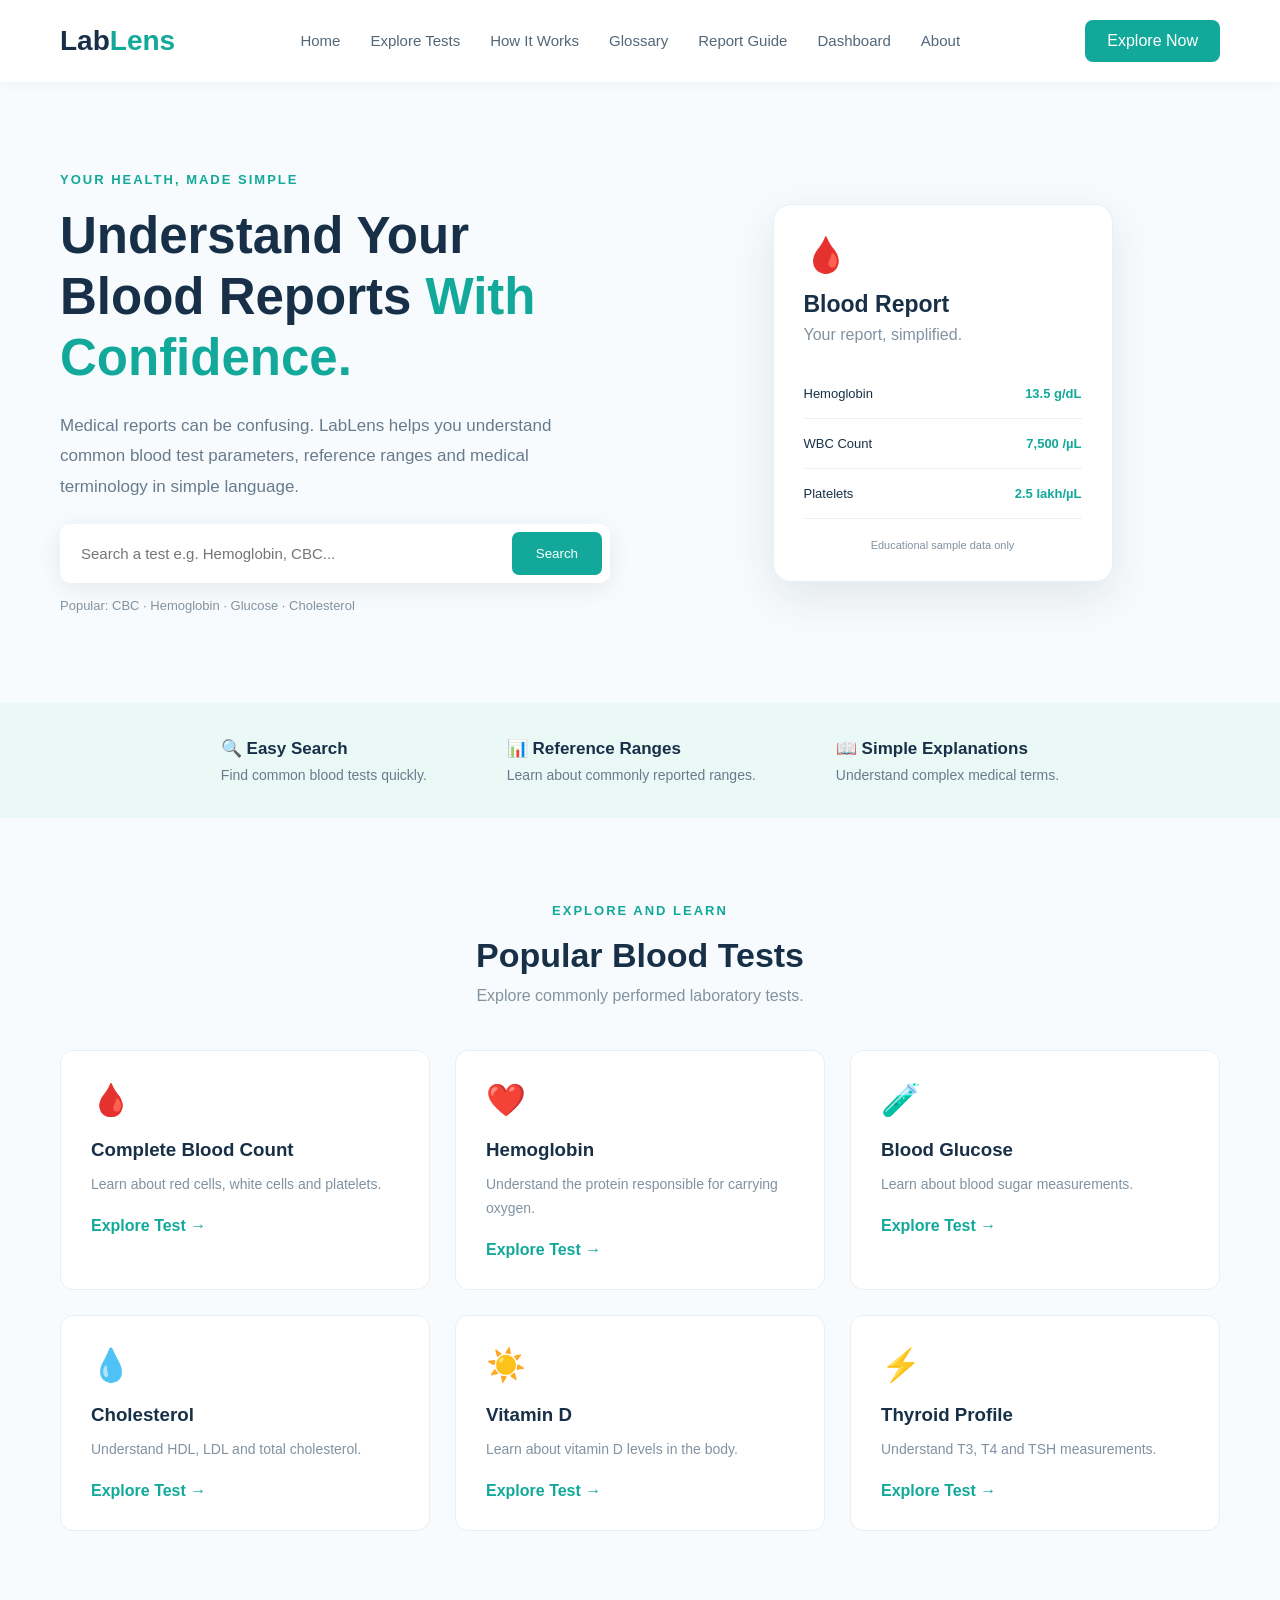
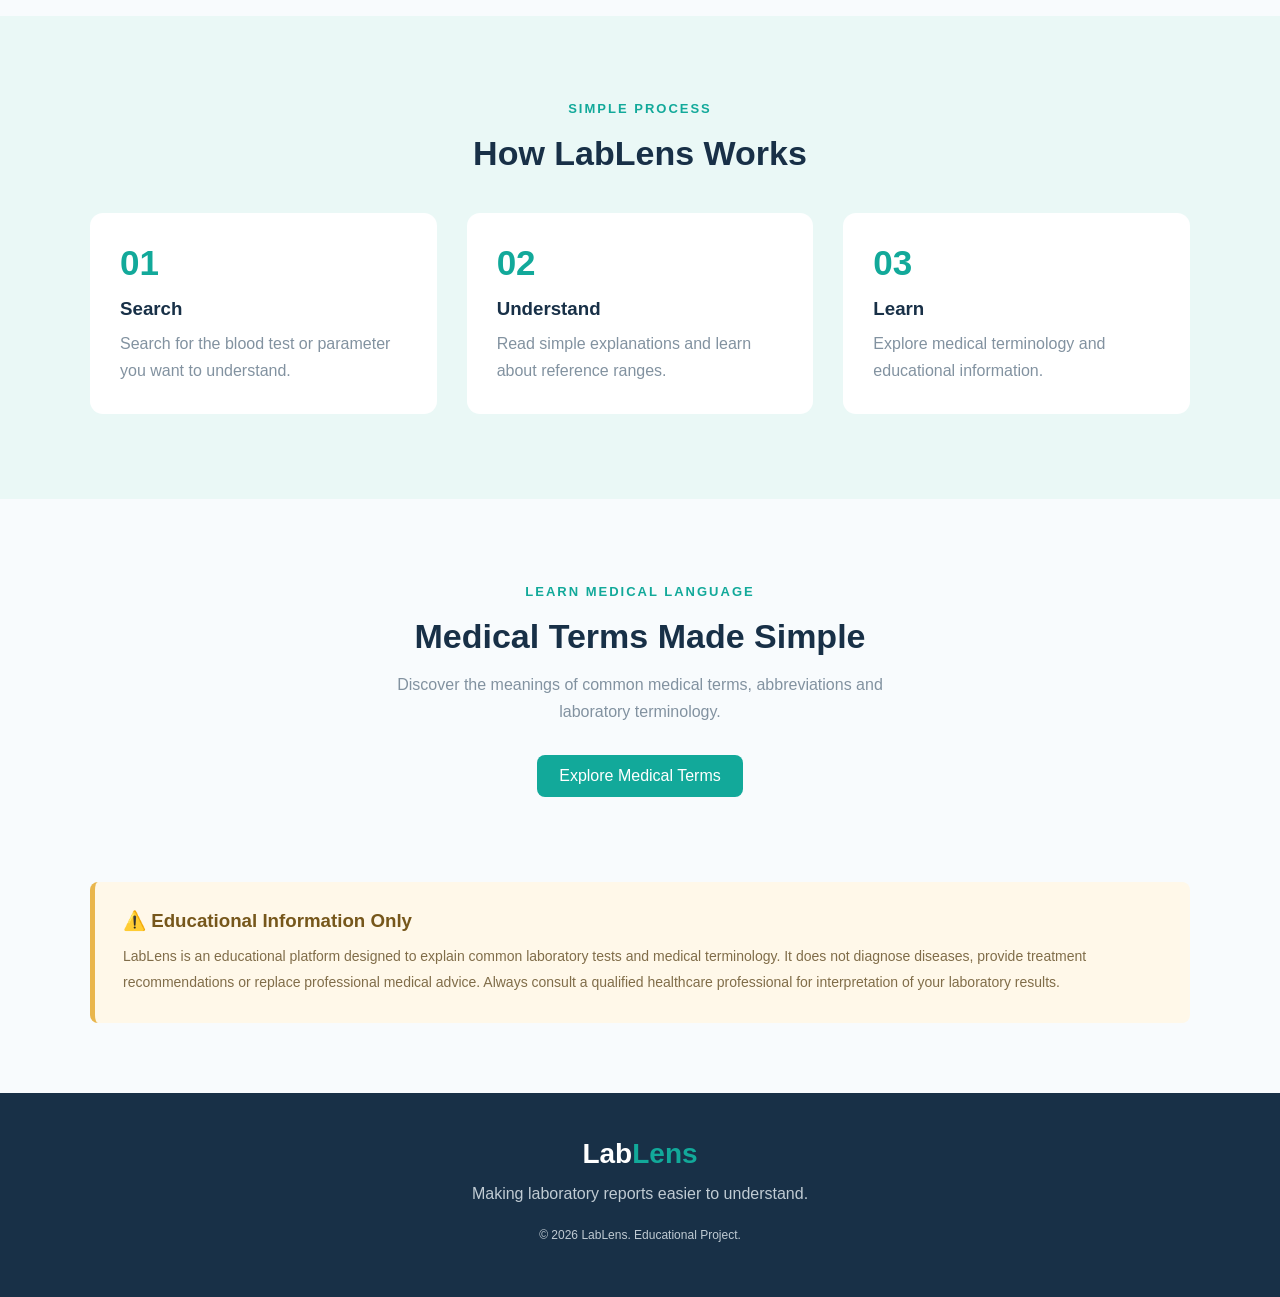
<file: index.html>
<!DOCTYPE html>
<html lang="en">
<head>
    <meta charset="UTF-8">
    <meta name="viewport" content="width=device-width, initial-scale=1.0">
    <title>LabLens | Understand Your Blood Reports</title>
    <link rel="stylesheet" href="style.css">
</head>
<body>

    <!-- Navbar -->
    <header>
        <nav class="navbar">
            <div class="logo">Lab<span>Lens</span></div>

            <ul class="nav-links">
                <li><a href="#home">Home</a></li>
                <li><a href="explore.html">Explore Tests</a></li>
                <li><a href="#how">How It Works</a></li>
                <li><a href="glossary.html">Glossary</a></li>
                <li><a href="report.html">Report Guide</a></li>
                <li><a href="dashboard.html">Dashboard</a></li>
                <li><a href="about.html">About</a></li>
            </ul>

            <a href="#tests" class="nav-btn">Explore Now</a>
        </nav>
    </header>

    <!-- Hero Section -->
    <section class="hero" id="home">

        <div class="hero-content">
            <p class="tagline">YOUR HEALTH, MADE SIMPLE</p>

            <h1>Understand Your Blood Reports <span>With Confidence.</span></h1>

            <p class="description">
                Medical reports can be confusing. LabLens helps you
                understand common blood test parameters, reference
                ranges and medical terminology in simple language.
            </p>

            <!-- Search Box -->
            <div class="search-box">
                <input
                    type="text"
                    id="searchInput"
                    placeholder="Search a test e.g. Hemoglobin, CBC..."
                >
                <button onclick="searchTest()">Search</button>
            </div>

            <p class="search-hint">
                Popular: CBC · Hemoglobin · Glucose · Cholesterol
            </p>
        </div>

        <div class="hero-visual">
            <div class="report-card">
                <div class="report-icon">🩸</div>
                <h3>Blood Report</h3>
                <p>Your report, simplified.</p>

                <div class="report-item">
                    <span>Hemoglobin</span>
                    <strong>13.5 g/dL</strong>
                </div>

                <div class="report-item">
                    <span>WBC Count</span>
                    <strong>7,500 /µL</strong>
                </div>

                <div class="report-item">
                    <span>Platelets</span>
                    <strong>2.5 lakh/µL</strong>
                </div>

                <div class="report-footer">
                    Educational sample data only
                </div>
            </div>
        </div>

    </section>

    <!-- Features -->
    <section class="features">
        <div class="feature">
            <h3>🔍 Easy Search</h3>
            <p>Find common blood tests quickly.</p>
        </div>

        <div class="feature">
            <h3>📊 Reference Ranges</h3>
            <p>Learn about commonly reported ranges.</p>
        </div>

        <div class="feature">
            <h3>📖 Simple Explanations</h3>
            <p>Understand complex medical terms.</p>
        </div>
    </section>

    <!-- Popular Tests -->
    <section class="tests-section" id="tests">

        <div class="section-heading">
            <p class="tagline">EXPLORE AND LEARN</p>
            <h2>Popular Blood Tests</h2>
            <p>Explore commonly performed laboratory tests.</p>
        </div>

        <div class="test-grid">

            <div class="test-card">
                <div class="test-icon">🩸</div>
                <h3>Complete Blood Count</h3>
                <p>Learn about red cells, white cells and platelets.</p>
                <a href="#glossary">Explore Test →</a>
            </div>

            <div class="test-card">
                <div class="test-icon">❤️</div>
                <h3>Hemoglobin</h3>
                <p>Understand the protein responsible for carrying oxygen.</p>
                <a href="#glossary">Explore Test →</a>
            </div>

            <div class="test-card">
                <div class="test-icon">🧪</div>
                <h3>Blood Glucose</h3>
                <p>Learn about blood sugar measurements.</p>
                <a href="#glossary">Explore Test →</a>
            </div>

            <div class="test-card">
                <div class="test-icon">💧</div>
                <h3>Cholesterol</h3>
                <p>Understand HDL, LDL and total cholesterol.</p>
                <a href="#glossary">Explore Test →</a>
            </div>

            <div class="test-card">
                <div class="test-icon">☀️</div>
                <h3>Vitamin D</h3>
                <p>Learn about vitamin D levels in the body.</p>
                <a href="#glossary">Explore Test →</a>
            </div>

            <div class="test-card">
                <div class="test-icon">⚡</div>
                <h3>Thyroid Profile</h3>
                <p>Understand T3, T4 and TSH measurements.</p>
                <a href="#glossary">Explore Test →</a>
            </div>

        </div>
    </section>

    <!-- How it works -->
    <section class="how-section" id="how">
        <div class="section-heading">
            <p class="tagline">SIMPLE PROCESS</p>
            <h2>How LabLens Works</h2>
        </div>

        <div class="steps">

            <div class="step">
                <div class="step-number">01</div>
                <h3>Search</h3>
                <p>Search for the blood test or parameter you want to understand.</p>
            </div>

            <div class="step">
                <div class="step-number">02</div>
                <h3>Understand</h3>
                <p>Read simple explanations and learn about reference ranges.</p>
            </div>

            <div class="step">
                <div class="step-number">03</div>
                <h3>Learn</h3>
                <p>Explore medical terminology and educational information.</p>
            </div>

        </div>
    </section>

    <!-- Glossary -->
    <section class="glossary-section" id="glossary">
        <p class="tagline">LEARN MEDICAL LANGUAGE</p>
        <h2>Medical Terms Made Simple</h2>
        <p>
            Discover the meanings of common medical terms,
            abbreviations and laboratory terminology.
        </p>
        <a href="#tests" class="primary-btn">Explore Medical Terms</a>
    </section>

    <!-- Disclaimer -->
    <section class="disclaimer">
        <h3>⚠️ Educational Information Only</h3>
        <p>
            LabLens is an educational platform designed to explain
            common laboratory tests and medical terminology.
            It does not diagnose diseases, provide treatment
            recommendations or replace professional medical advice.
            Always consult a qualified healthcare professional
            for interpretation of your laboratory results.
        </p>
    </section>

    <!-- Footer -->
    <footer>
        <div class="footer-logo">Lab<span>Lens</span></div>
        <p>Making laboratory reports easier to understand.</p>
        <p class="copyright">
            © 2026 LabLens. Educational Project.
        </p>
    </footer>

    <script src="script.js"></script>

</body>
</html>
</file>
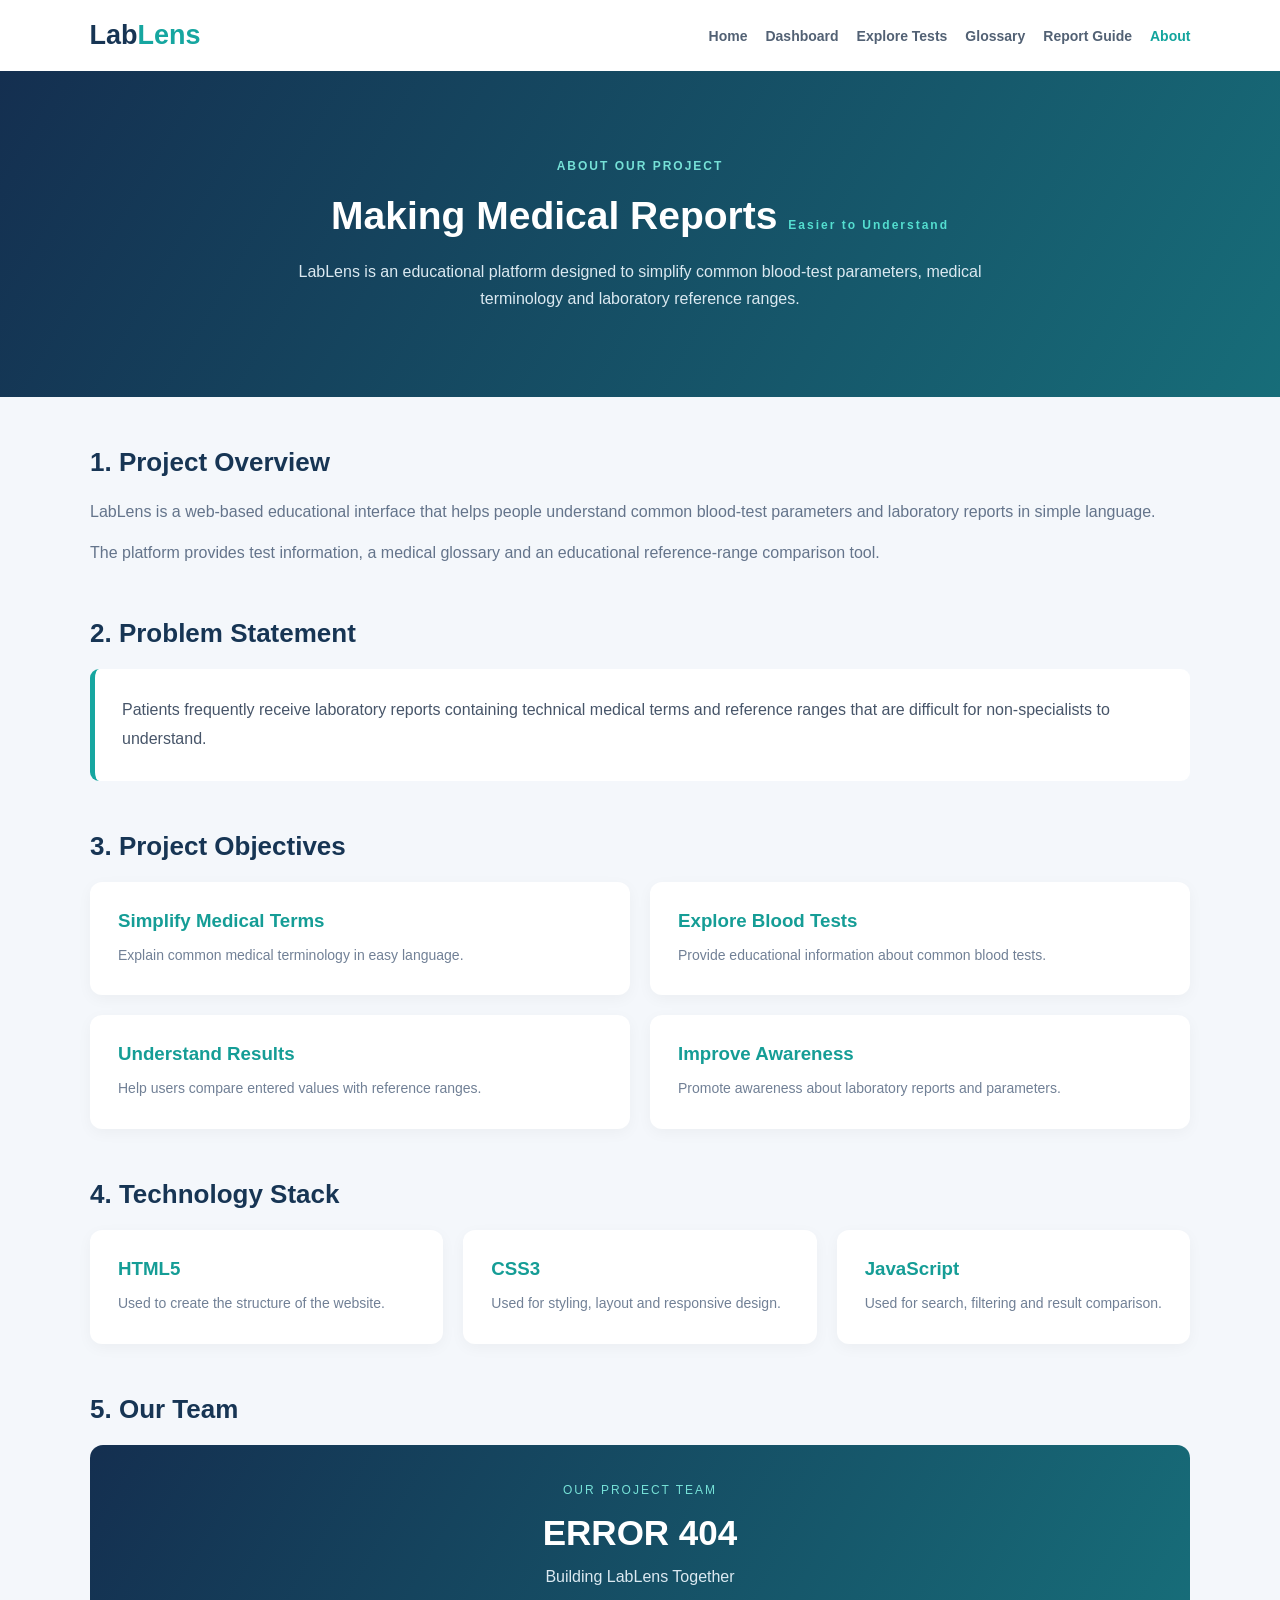
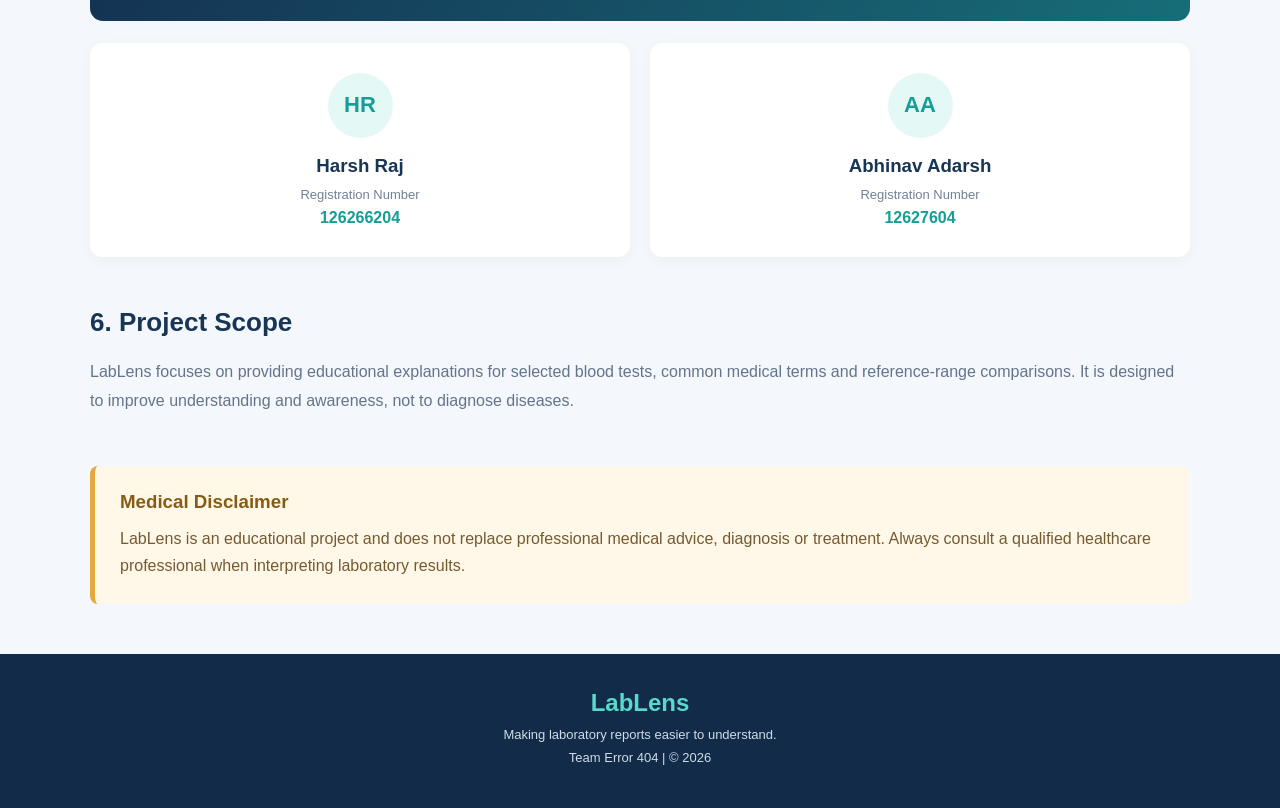
<file: about.html>
<!DOCTYPE html>
<html lang="en">
<head>
    <meta charset="UTF-8">
    <meta name="viewport" content="width=device-width, initial-scale=1.0">
    <title>About LabLens | Team Error 404</title>
    <link rel="stylesheet" href="about.css">
</head>

<body>

<header class="navbar">
    <div class="logo">Lab<span>Lens</span></div>

    <nav>
        <a href="index.html">Home</a>
        <a href="dashboard.html">Dashboard</a>
        <a href="explore.html">Explore Tests</a>
        <a href="glossary.html">Glossary</a>
        <a href="report.html">Report Guide</a>
        <a href="about.html" class="active">About</a>
    </nav>
</header>

<section class="hero">
    <span>ABOUT OUR PROJECT</span>
    <h1>Making Medical Reports <span>Easier to Understand</span></h1>
    <p>
        LabLens is an educational platform designed to simplify
        common blood-test parameters, medical terminology and
        laboratory reference ranges.
    </p>
</section>

<main class="container">

    <section class="section">
        <h2>1. Project Overview</h2>
        <p>
            LabLens is a web-based educational interface that helps
            people understand common blood-test parameters and
            laboratory reports in simple language.
        </p>
        <p>
            The platform provides test information, a medical glossary
            and an educational reference-range comparison tool.
        </p>
    </section>

    <section class="section">
        <h2>2. Problem Statement</h2>
        <div class="highlight">
            Patients frequently receive laboratory reports containing
            technical medical terms and reference ranges that are
            difficult for non-specialists to understand.
        </div>
    </section>

    <section class="section">
        <h2>3. Project Objectives</h2>

        <div class="grid">

            <div class="card">
                <h3>Simplify Medical Terms</h3>
                <p>Explain common medical terminology in easy language.</p>
            </div>

            <div class="card">
                <h3>Explore Blood Tests</h3>
                <p>Provide educational information about common blood tests.</p>
            </div>

            <div class="card">
                <h3>Understand Results</h3>
                <p>Help users compare entered values with reference ranges.</p>
            </div>

            <div class="card">
                <h3>Improve Awareness</h3>
                <p>Promote awareness about laboratory reports and parameters.</p>
            </div>

        </div>
    </section>

    <section class="section">
        <h2>4. Technology Stack</h2>

        <div class="tech-grid">
            <div class="tech-card">
                <h3>HTML5</h3>
                <p>Used to create the structure of the website.</p>
            </div>

            <div class="tech-card">
                <h3>CSS3</h3>
                <p>Used for styling, layout and responsive design.</p>
            </div>

            <div class="tech-card">
                <h3>JavaScript</h3>
                <p>Used for search, filtering and result comparison.</p>
            </div>
        </div>
    </section>

    <section class="section">
        <h2>5. Our Team</h2>

        <div class="team-banner">
            <span>OUR PROJECT TEAM</span>
            <h2>ERROR 404</h2>
            <p>Building LabLens Together</p>
        </div>

        <div class="members">

            <div class="member">
                <div class="avatar">HR</div>
                <h3>Harsh Raj</h3>
                <p>Registration Number</p>
                <strong>126266204</strong>
            </div>

            <div class="member">
                <div class="avatar">AA</div>
                <h3>Abhinav Adarsh</h3>
                <p>Registration Number</p>
                <strong>12627604</strong>
            </div>

        </div>
    </section>

    <section class="section">
        <h2>6. Project Scope</h2>
        <p>
            LabLens focuses on providing educational explanations
            for selected blood tests, common medical terms and
            reference-range comparisons. It is designed to improve
            understanding and awareness, not to diagnose diseases.
        </p>
    </section>

    <section class="disclaimer">
        <h3>Medical Disclaimer</h3>
        <p>
            LabLens is an educational project and does not replace
            professional medical advice, diagnosis or treatment.
            Always consult a qualified healthcare professional
            when interpreting laboratory results.
        </p>
    </section>

</main>

<footer>
    <h2>LabLens</h2>
    <p>Making laboratory reports easier to understand.</p>
    <p>Team Error 404 | © 2026</p>
</footer>

</body>
</html>
</file>
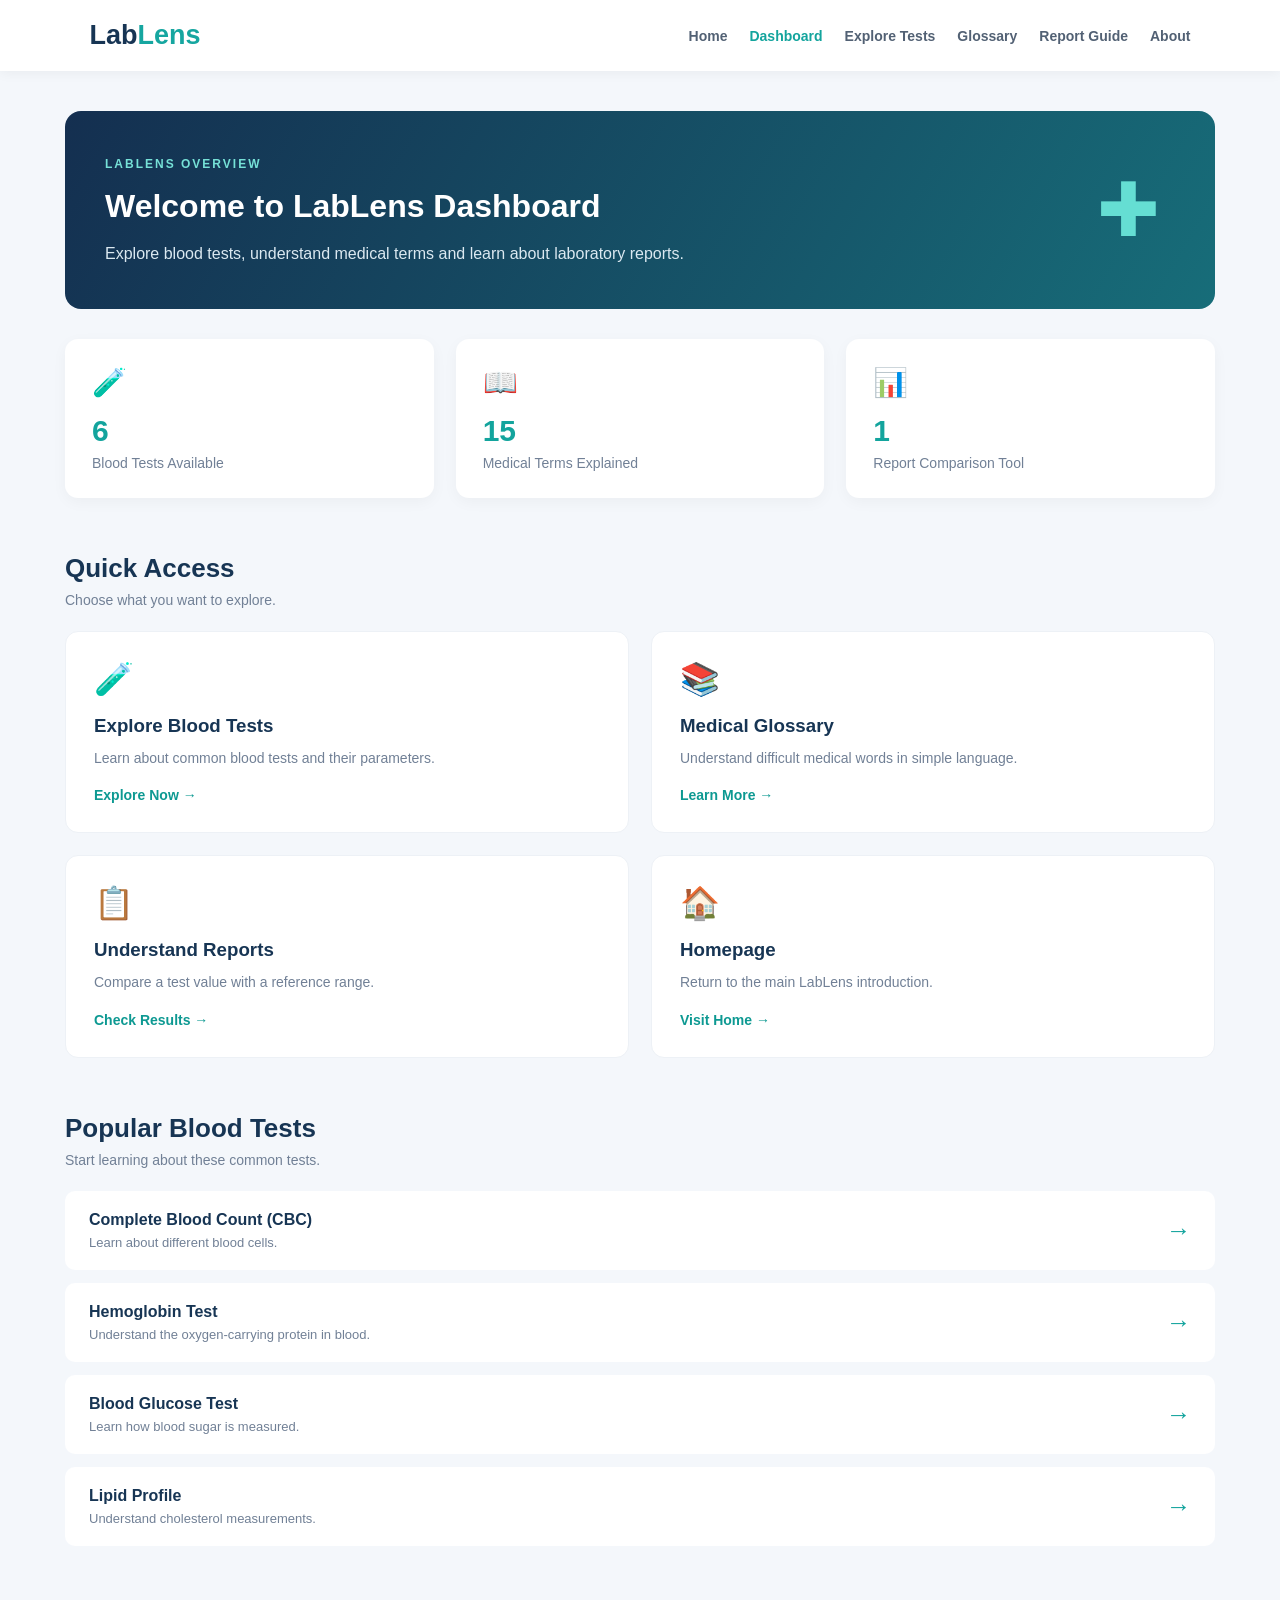
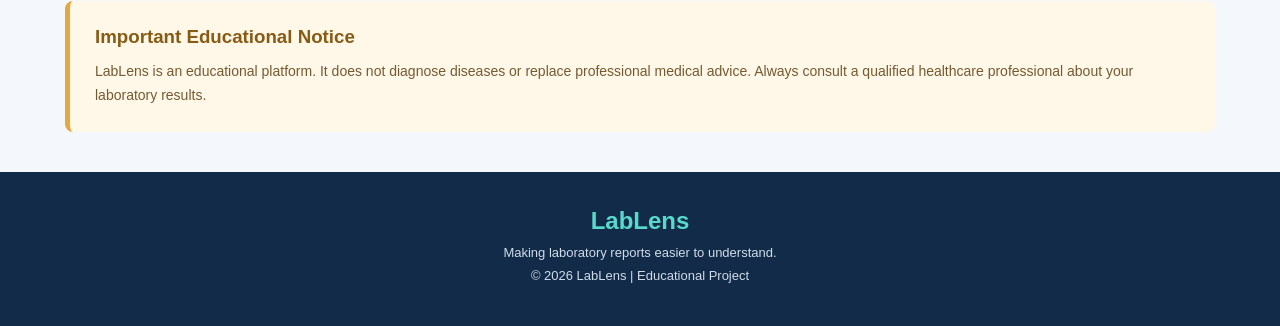
<file: dashboard.html>
<!DOCTYPE html>
<html lang="en">
<head>
    <meta charset="UTF-8">
    <meta name="viewport" content="width=device-width, initial-scale=1.0">
    <title>Dashboard | LabLens</title>
    <link rel="stylesheet" href="dashboard.css">
</head>
<body>

    <header class="navbar">
        <div class="logo">Lab<span>Lens</span></div>

        <nav>
            <a href="index.html">Home</a>
            <a href="dashboard.html" class="active">Dashboard</a>
            <a href="explore.html">Explore Tests</a>
            <a href="glossary.html">Glossary</a>
            <a href="report.html">Report Guide</a>
            <a href="about.html">About</a>
        </nav>
    </header>

    <main class="container">

        <section class="welcome">
            <div>
                <span class="tag">LABLENS OVERVIEW</span>
                <h1>Welcome to LabLens Dashboard</h1>
                <p>Explore blood tests, understand medical terms and learn about laboratory reports.</p>
            </div>
            <div class="welcome-icon">✚</div>
        </section>

        <!-- Statistics -->
        <section class="stats-grid">

            <div class="stat-card">
                <div class="stat-icon">🧪</div>
                <h3 id="testCount">6</h3>
                <p>Blood Tests Available</p>
            </div>

            <div class="stat-card">
                <div class="stat-icon">📖</div>
                <h3 id="termCount">15</h3>
                <p>Medical Terms Explained</p>
            </div>

            <div class="stat-card">
                <div class="stat-icon">📊</div>
                <h3>1</h3>
                <p>Report Comparison Tool</p>
            </div>

        </section>

        <!-- Quick Actions -->
        <section class="section">
            <div class="section-title">
                <h2>Quick Access</h2>
                <p>Choose what you want to explore.</p>
            </div>

            <div class="action-grid">

                <a href="explore.html" class="action-card">
                    <div class="action-icon">🧪</div>
                    <h3>Explore Blood Tests</h3>
                    <p>Learn about common blood tests and their parameters.</p>
                    <span>Explore Now →</span>
                </a>

                <a href="glossary.html" class="action-card">
                    <div class="action-icon">📚</div>
                    <h3>Medical Glossary</h3>
                    <p>Understand difficult medical words in simple language.</p>
                    <span>Learn More →</span>
                </a>

                <a href="report.html" class="action-card">
                    <div class="action-icon">📋</div>
                    <h3>Understand Reports</h3>
                    <p>Compare a test value with a reference range.</p>
                    <span>Check Results →</span>
                </a>

                <a href="index.html" class="action-card">
                    <div class="action-icon">🏠</div>
                    <h3>Homepage</h3>
                    <p>Return to the main LabLens introduction.</p>
                    <span>Visit Home →</span>
                </a>

            </div>
        </section>

        <!-- Popular Tests -->
        <section class="section">
            <div class="section-title">
                <h2>Popular Blood Tests</h2>
                <p>Start learning about these common tests.</p>
            </div>

            <div class="popular-list">

                <a href="explore.html" class="popular-item">
                    <div>
                        <h3>Complete Blood Count (CBC)</h3>
                        <p>Learn about different blood cells.</p>
                    </div>
                    <span>→</span>
                </a>

                <a href="explore.html" class="popular-item">
                    <div>
                        <h3>Hemoglobin Test</h3>
                        <p>Understand the oxygen-carrying protein in blood.</p>
                    </div>
                    <span>→</span>
                </a>

                <a href="explore.html" class="popular-item">
                    <div>
                        <h3>Blood Glucose Test</h3>
                        <p>Learn how blood sugar is measured.</p>
                    </div>
                    <span>→</span>
                </a>

                <a href="explore.html" class="popular-item">
                    <div>
                        <h3>Lipid Profile</h3>
                        <p>Understand cholesterol measurements.</p>
                    </div>
                    <span>→</span>
                </a>

            </div>
        </section>

        <!-- Disclaimer -->
        <section class="disclaimer">
            <h3>Important Educational Notice</h3>
            <p>
                LabLens is an educational platform. It does not diagnose diseases
                or replace professional medical advice. Always consult a qualified
                healthcare professional about your laboratory results.
            </p>
        </section>

    </main>

    <footer>
        <h2>LabLens</h2>
        <p>Making laboratory reports easier to understand.</p>
        <p>© 2026 LabLens | Educational Project</p>
    </footer>

    <script src="dashboard.js"></script>
</body>
</html>
</file>
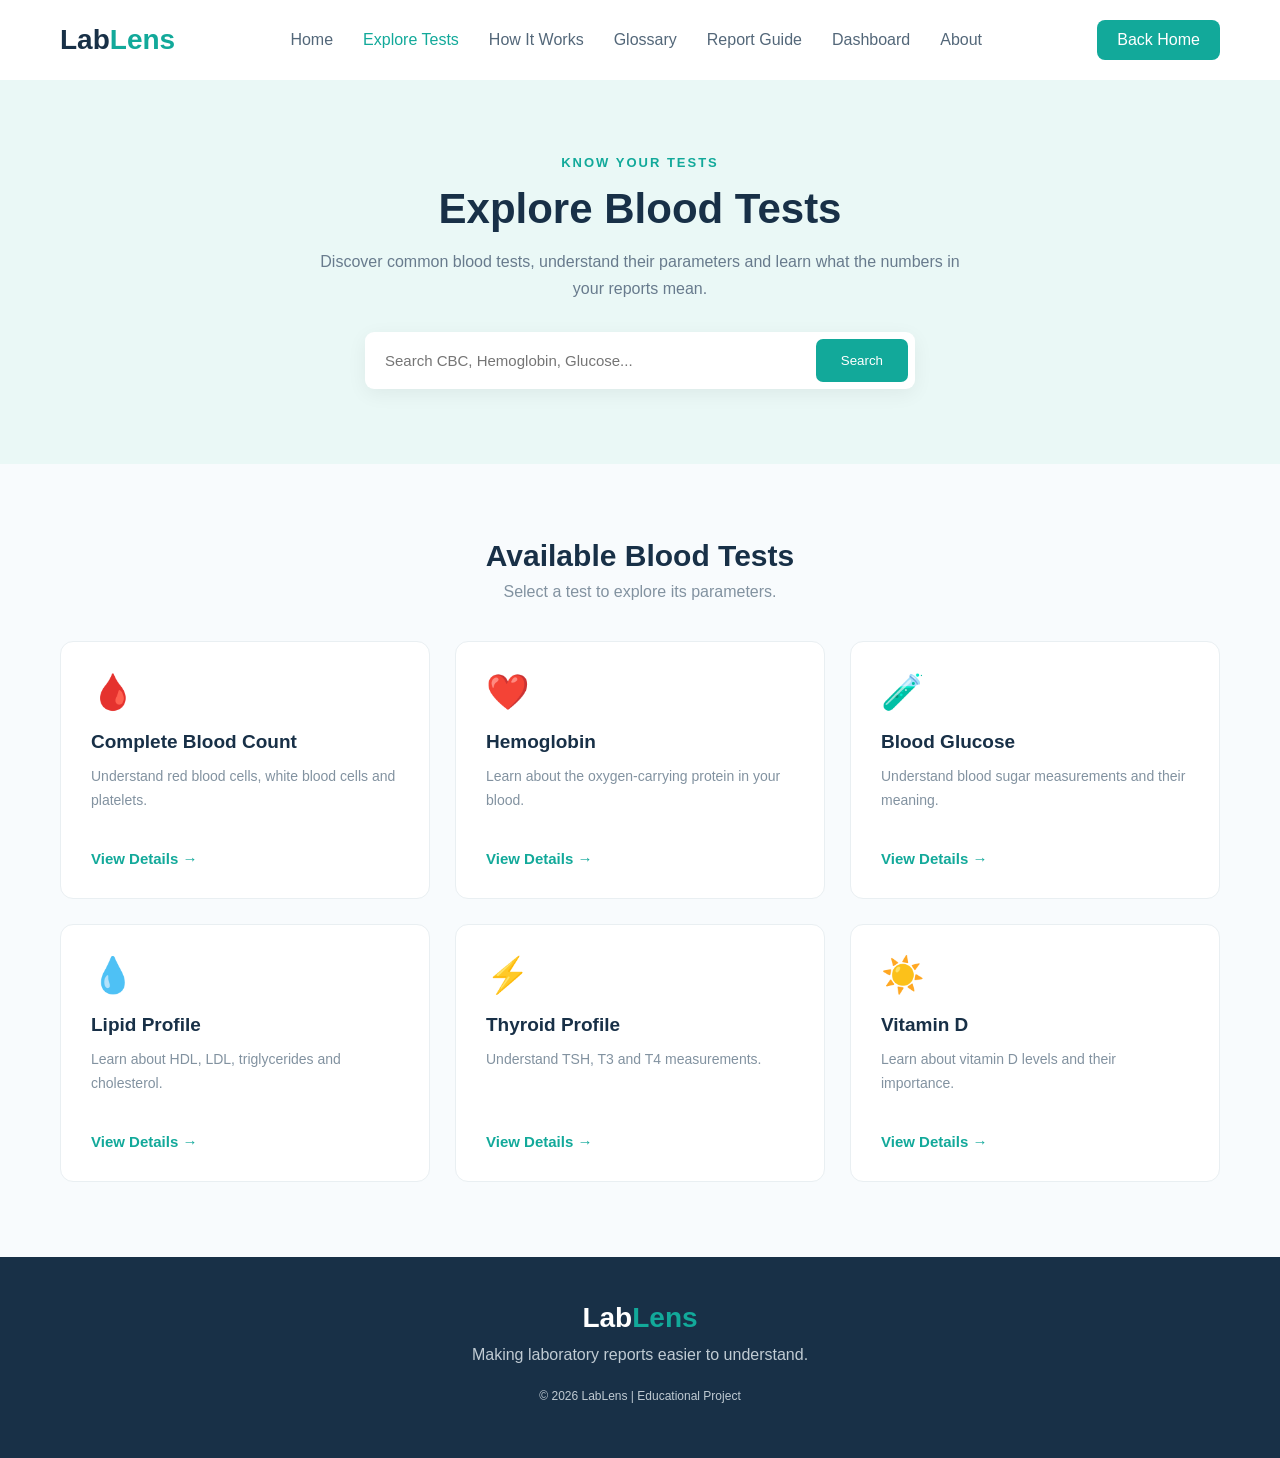
<file: explore.html>
<!DOCTYPE html>
<html lang="en">
<head>
    <meta charset="UTF-8">
    <meta name="viewport" content="width=device-width, initial-scale=1.0">

    <title>Explore Blood Tests | LabLens</title>

    <link rel="stylesheet" href="explore.css">
</head>
<body>

    <!-- Navigation -->
    <header>
        <nav class="navbar">
            <a href="index.html" class="logo">Lab<span>Lens</span></a>

            <ul class="nav-links">
                <li><a href="index.html">Home</a></li>
                <li><a href="explore.html" class="active">Explore Tests</a></li>
                <li><a href="index.html#how">How It Works</a></li>
                <li><a href="glossary.html">Glossary</a></li>
                <li><a href="report.html">Report Guide</a></li>
                <li><a href="dashboard.html">Dashboard</a></li>
                 <li><a href="about.html">About</a></li>
            </ul>

            <a href="index.html" class="nav-btn">Back Home</a>
        </nav>
    </header>

    <!-- Page Heading -->
    <section class="page-heading">
        <p class="tagline">KNOW YOUR TESTS</p>

        <h1>Explore Blood Tests</h1>

        <p>
            Discover common blood tests, understand their parameters
            and learn what the numbers in your reports mean.
        </p>

        <!-- Search -->
        <div class="search-container">
            <input
                type="text"
                id="testSearch"
                placeholder="Search CBC, Hemoglobin, Glucose..."
            >

            <button onclick="searchTests()">Search</button>
        </div>
    </section>

    <!-- Tests Section -->
    <section class="tests-section">

        <div class="section-title">
            <h2>Available Blood Tests</h2>
            <p>Select a test to explore its parameters.</p>
        </div>

        <div class="test-grid" id="testGrid">

            <div class="test-card" data-name="cbc complete blood count">
                <div class="test-icon">🩸</div>
                <h3>Complete Blood Count</h3>
                <p>Understand red blood cells, white blood cells and platelets.</p>
                <button onclick="showTest('cbc')">View Details →</button>
            </div>

            <div class="test-card" data-name="hemoglobin hb">
                <div class="test-icon">❤️</div>
                <h3>Hemoglobin</h3>
                <p>Learn about the oxygen-carrying protein in your blood.</p>
                <button onclick="showTest('hemoglobin')">View Details →</button>
            </div>

            <div class="test-card" data-name="glucose blood sugar">
                <div class="test-icon">🧪</div>
                <h3>Blood Glucose</h3>
                <p>Understand blood sugar measurements and their meaning.</p>
                <button onclick="showTest('glucose')">View Details →</button>
            </div>

            <div class="test-card" data-name="lipid cholesterol">
                <div class="test-icon">💧</div>
                <h3>Lipid Profile</h3>
                <p>Learn about HDL, LDL, triglycerides and cholesterol.</p>
                <button onclick="showTest('lipid')">View Details →</button>
            </div>

            <div class="test-card" data-name="thyroid tsh t3 t4">
                <div class="test-icon">⚡</div>
                <h3>Thyroid Profile</h3>
                <p>Understand TSH, T3 and T4 measurements.</p>
                <button onclick="showTest('thyroid')">View Details →</button>
            </div>

            <div class="test-card" data-name="vitamin d">
                <div class="test-icon">☀️</div>
                <h3>Vitamin D</h3>
                <p>Learn about vitamin D levels and their importance.</p>
                <button onclick="showTest('vitamin')">View Details →</button>
            </div>

        </div>

        <p id="noResults" class="no-results">
            No matching tests found. Try another search.
        </p>

    </section>

    <!-- Test Details -->
    <section class="details-section" id="detailsSection">

        <div class="details-header">
            <div>
                <p class="tagline">TEST INFORMATION</p>
                <h2 id="testTitle">Complete Blood Count</h2>
                <p id="testDescription"></p>
            </div>

            <button class="close-btn" onclick="closeDetails()">
                ✕ Close
            </button>
        </div>

        <h3 class="table-heading">Parameters and Reference Ranges</h3>

        <div class="table-container">
            <table>
                <thead>
                    <tr>
                        <th>Parameter</th>
                        <th>Reference Range</th>
                        <th>Unit</th>
                        <th>Meaning</th>
                    </tr>
                </thead>

                <tbody id="parameterTable">
                </tbody>
            </table>
        </div>

        <div class="educational-note">
            <h3>⚠️ Important Information</h3>
            <p>
                Reference ranges shown here are general educational
                examples for adults. They may vary by laboratory,
                age, sex, pregnancy status and other factors.
                Always refer to the range printed on your own
                laboratory report and consult a qualified healthcare
                professional for interpretation.
            </p>
        </div>

    </section>

    <!-- Footer -->
    <footer>
        <h2>Lab<span>Lens</span></h2>
        <p>Making laboratory reports easier to understand.</p>
        <p class="copyright">
            © 2026 LabLens | Educational Project
        </p>
    </footer>

    <script src="explore.js"></script>

</body>
</html>
</file>
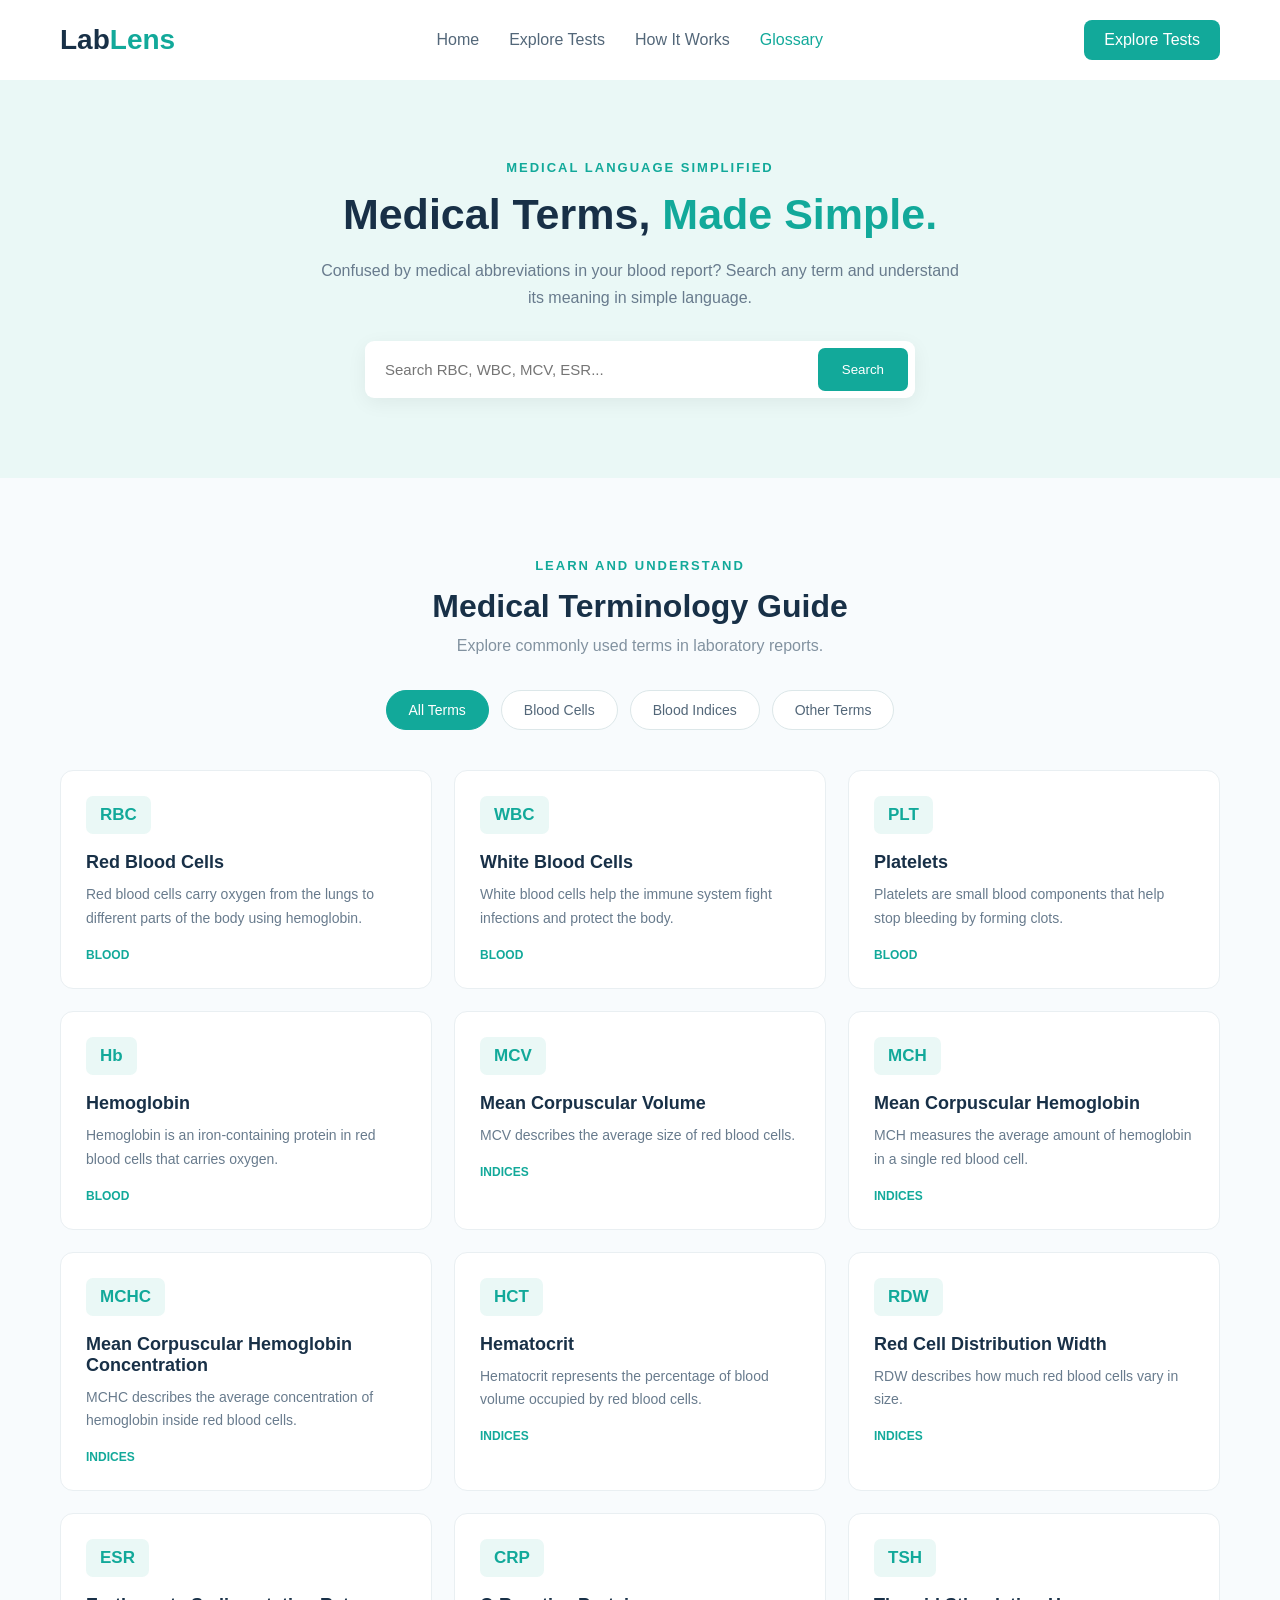
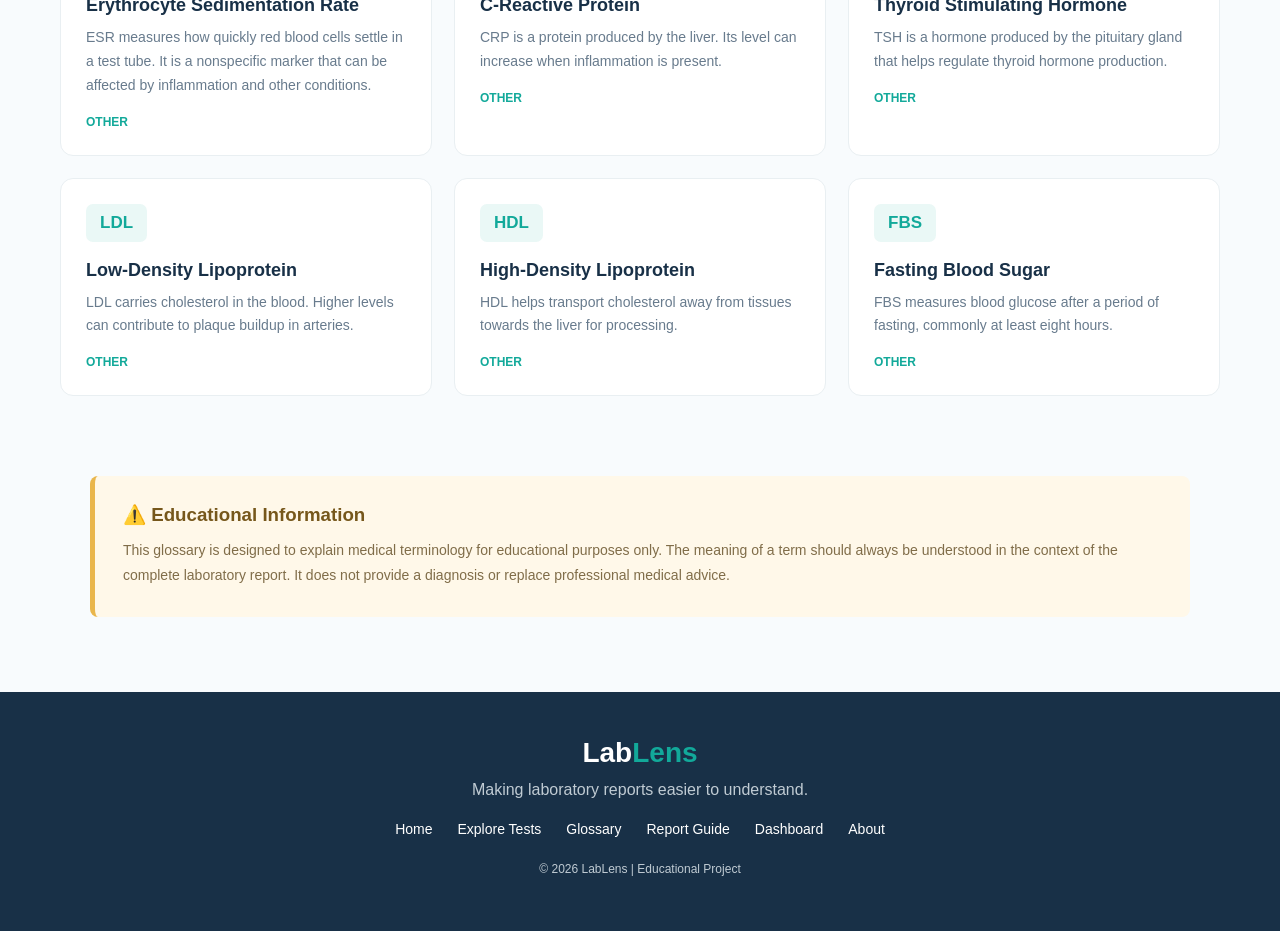
<file: glossary.html>
<!DOCTYPE html>
<html lang="en">
<head>
    <meta charset="UTF-8">
    <meta name="viewport" content="width=device-width, initial-scale=1.0">

    <title>Medical Glossary | LabLens</title>

    <link rel="stylesheet" href="glossary.css">
</head>
<body>

    <!-- Navigation -->
    <header>
        <nav class="navbar">

            <a href="index.html" class="logo">
                Lab<span>Lens</span>
            </a>

            <ul class="nav-links">
                <li><a href="index.html">Home</a></li>
                <li><a href="explore.html">Explore Tests</a></li>
                <li><a href="index.html#how">How It Works</a></li>
                <li><a href="glossary.html" class="active">Glossary</a></li>
            </ul>

            <a href="explore.html" class="nav-btn">Explore Tests</a>

        </nav>
    </header>


    <!-- Hero Section -->
    <section class="glossary-hero">

        <p class="tagline">MEDICAL LANGUAGE SIMPLIFIED</p>

        <h1>Medical Terms, <span>Made Simple.</span></h1>

        <p>
            Confused by medical abbreviations in your blood report?
            Search any term and understand its meaning in simple language.
        </p>

        <!-- Search -->
        <div class="search-box">

            <input
                type="text"
                id="glossarySearch"
                placeholder="Search RBC, WBC, MCV, ESR..."
                oninput="searchTerms()"
            >

            <button onclick="searchTerms()">Search</button>

        </div>

    </section>


    <!-- Glossary Section -->
    <section class="glossary-section">

        <div class="section-heading">
            <p class="tagline">LEARN AND UNDERSTAND</p>
            <h2>Medical Terminology Guide</h2>
            <p>Explore commonly used terms in laboratory reports.</p>
        </div>

        <!-- Category Filters -->
        <div class="filters">

            <button class="filter-btn active" onclick="filterTerms('all', this)">
                All Terms
            </button>

            <button class="filter-btn" onclick="filterTerms('blood', this)">
                Blood Cells
            </button>

            <button class="filter-btn" onclick="filterTerms('indices', this)">
                Blood Indices
            </button>

            <button class="filter-btn" onclick="filterTerms('other', this)">
                Other Terms
            </button>

        </div>


        <!-- Terms will appear here -->
        <div class="glossary-grid" id="glossaryGrid"></div>

        <p id="noResults">
            No matching medical terms found. Try another search.
        </p>

    </section>


    <!-- Important Note -->
    <section class="medical-note">

        <h3>⚠️ Educational Information</h3>

        <p>
            This glossary is designed to explain medical terminology
            for educational purposes only. The meaning of a term
            should always be understood in the context of the complete
            laboratory report. It does not provide a diagnosis or
            replace professional medical advice.
        </p>

    </section>


    <!-- Footer -->
    <footer>

        <h2>Lab<span>Lens</span></h2>

        <p>Making laboratory reports easier to understand.</p>

        <div class="footer-links">
            <a href="index.html">Home</a>
            <a href="explore.html">Explore Tests</a>
            <a href="glossary.html">Glossary</a>
            <a href="report.html">Report Guide</a>
            <a href="dashboard.html">Dashboard</a>
            <a href="about.html">About</a>
        </div>

        <p class="copyright">
            © 2026 LabLens | Educational Project
        </p>

    </footer>


    <script src="glossary.js"></script>

</body>
</html>
</file>
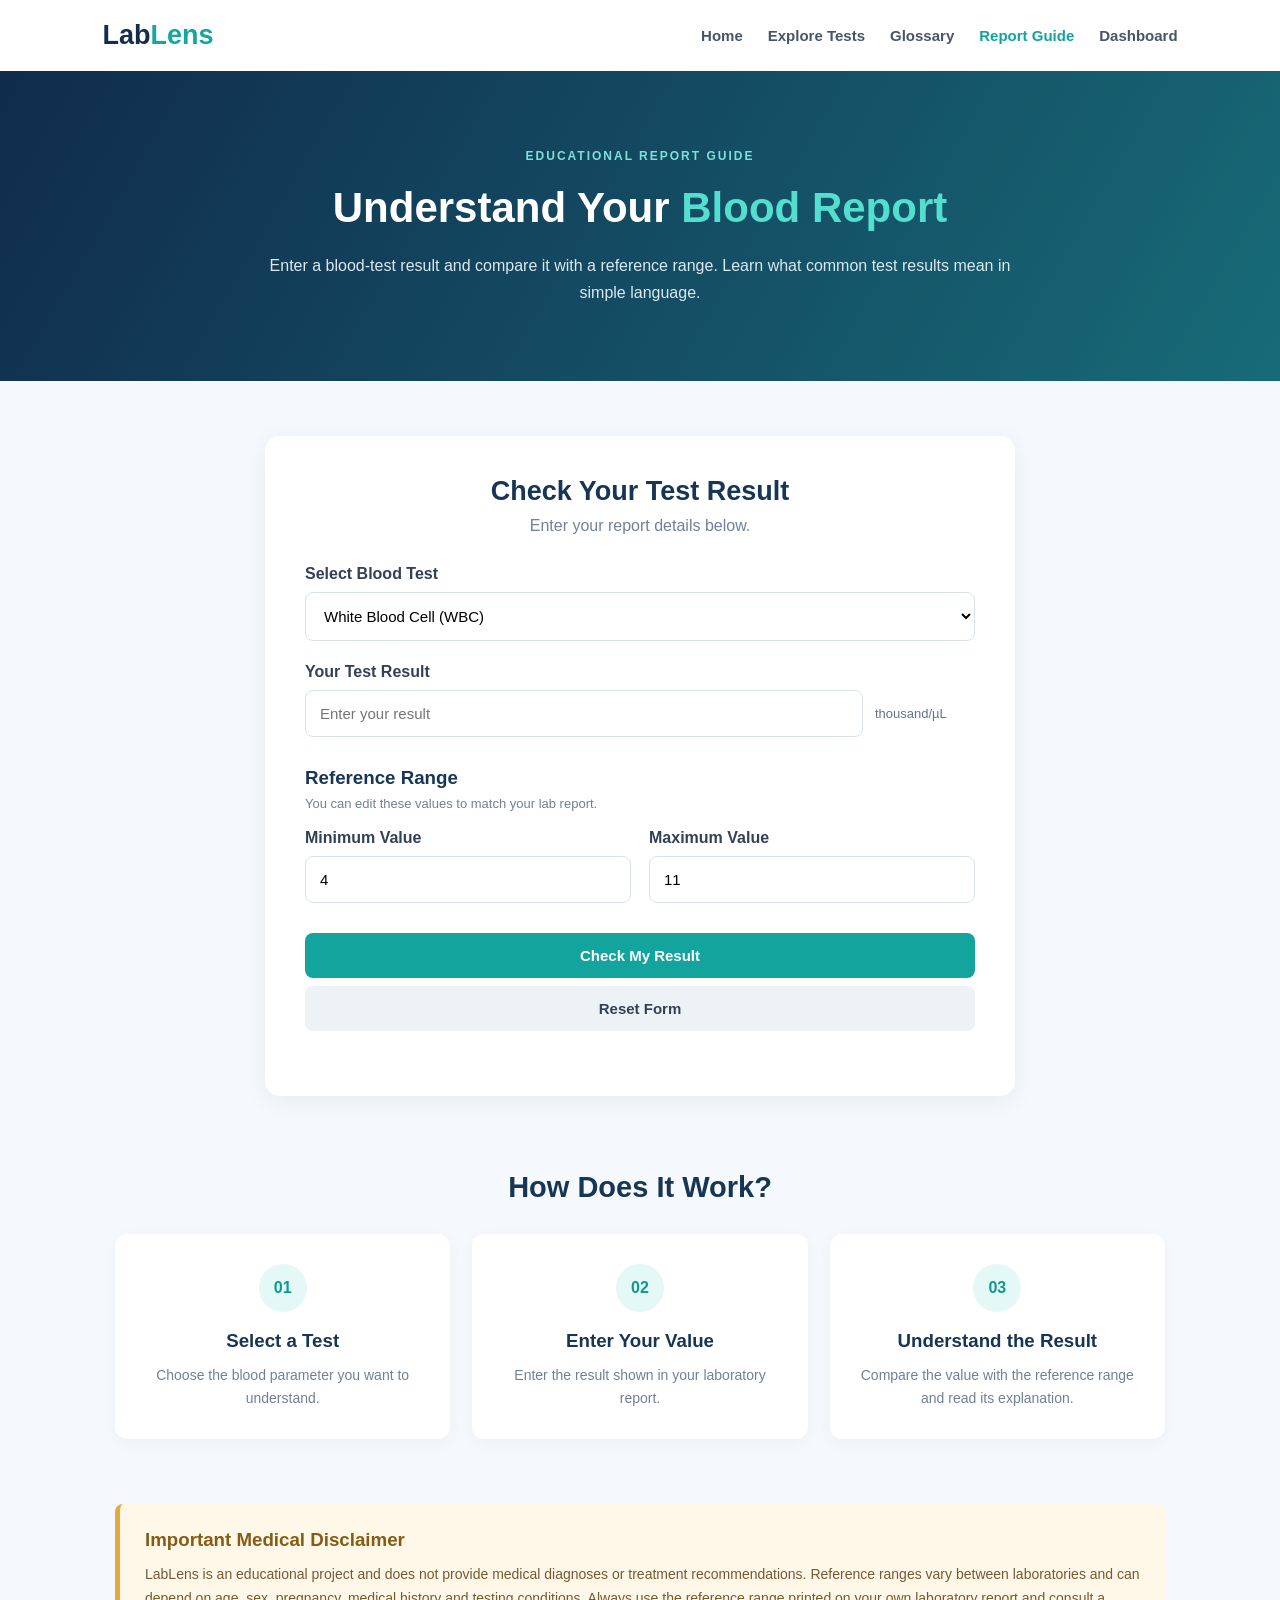
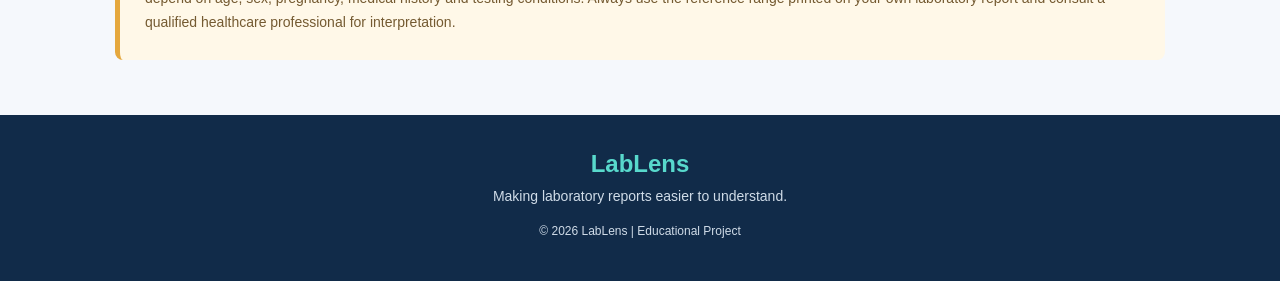
<file: report.html>
<!DOCTYPE html>
<html lang="en">
<head>
    <meta charset="UTF-8">
    <meta name="viewport" content="width=device-width, initial-scale=1.0">
    <title>Report Understanding | LabLens</title>
    <link rel="stylesheet" href="report.css">
</head>
<body>

    <!-- Navbar -->
    <header class="navbar">
        <div class="logo">Lab<span>Lens</span></div>

        <nav>
            <a href="index.html">Home</a>
            <a href="explore.html">Explore Tests</a>
            <a href="glossary.html">Glossary</a>
            <a href="report.html" class="active">Report Guide</a>
            <a href="dashboard.html">Dashboard</a>
        </nav>
    </header>

    <!-- Hero Section -->
    <section class="hero">
        <div class="hero-content">
            <span class="tag">EDUCATIONAL REPORT GUIDE</span>
            <h1>Understand Your <span>Blood Report</span></h1>
            <p>
                Enter a blood-test result and compare it with a reference range.
                Learn what common test results mean in simple language.
            </p>
        </div>
    </section>

    <!-- Report Calculator -->
    <main class="container">

        <section class="report-card">
            <div class="section-heading">
                <h2>Check Your Test Result</h2>
                <p>Enter your report details below.</p>
            </div>

            <div class="form-group">
                <label for="testSelect">Select Blood Test</label>
                <select id="testSelect">
                    <option value="wbc">White Blood Cell (WBC)</option>
                    <option value="platelets">Platelet Count</option>
                    <option value="glucose">Fasting Blood Glucose</option>
                    <option value="hemoglobin">Hemoglobin</option>
                </select>
            </div>

            <div class="form-group">
                <label for="resultValue">Your Test Result</label>
                <div class="input-with-unit">
                    <input type="number" id="resultValue"
                        placeholder="Enter your result" step="any">
                    <span id="unit">thousand/µL</span>
                </div>
            </div>

            <div class="range-heading">
                <h3>Reference Range</h3>
                <p>You can edit these values to match your lab report.</p>
            </div>

            <div class="range-inputs">
                <div class="form-group">
                    <label for="minRange">Minimum Value</label>
                    <input type="number" id="minRange" step="any">
                </div>

                <div class="form-group">
                    <label for="maxRange">Maximum Value</label>
                    <input type="number" id="maxRange" step="any">
                </div>
            </div>

            <button class="check-btn" onclick="checkResult()">
                Check My Result
            </button>

            <button class="reset-btn" onclick="resetForm()">
                Reset Form
            </button>

            <!-- Result Display -->
            <div id="resultBox" aria-live="polite"></div>
        </section>

        <!-- How it works -->
        <section class="info-section">
            <h2>How Does It Work?</h2>

            <div class="info-grid">
                <div class="info-card">
                    <div class="info-icon">01</div>
                    <h3>Select a Test</h3>
                    <p>Choose the blood parameter you want to understand.</p>
                </div>

                <div class="info-card">
                    <div class="info-icon">02</div>
                    <h3>Enter Your Value</h3>
                    <p>Enter the result shown in your laboratory report.</p>
                </div>

                <div class="info-card">
                    <div class="info-icon">03</div>
                    <h3>Understand the Result</h3>
                    <p>Compare the value with the reference range and read its explanation.</p>
                </div>
            </div>
        </section>

        <!-- Educational Warning -->
        <section class="warning-section">
            <h3>Important Medical Disclaimer</h3>
            <p>
                LabLens is an educational project and does not provide medical
                diagnoses or treatment recommendations. Reference ranges vary
                between laboratories and can depend on age, sex, pregnancy,
                medical history and testing conditions. Always use the reference
                range printed on your own laboratory report and consult a
                qualified healthcare professional for interpretation.
            </p>
        </section>

    </main>

    <!-- Footer -->
    <footer>
        <h2>LabLens</h2>
        <p>Making laboratory reports easier to understand.</p>
        <p class="copyright">© 2026 LabLens | Educational Project</p>
    </footer>

    <script src="report.js"></script>
</body>
</html>
</file>
<file: style.css>
* {
    margin: 0;
    padding: 0;
    box-sizing: border-box;
    font-family: 'Segoe UI', Arial, sans-serif;
}

html {
    scroll-behavior: smooth;
}

body {
    background: #f8fbfd;
    color: #183047;
}

/* Navbar */

header {
    background: white;
    box-shadow: 0 2px 15px rgba(0,0,0,0.04);
}

.navbar {
    max-width: 1200px;
    margin: auto;
    padding: 20px;
    display: flex;
    justify-content: space-between;
    align-items: center;
}

.logo, .footer-logo {
    font-size: 28px;
    font-weight: 800;
    color: #183047;
}

.logo span, .footer-logo span {
    color: #12a99a;
}

.nav-links {
    display: flex;
    list-style: none;
    gap: 30px;
}

.nav-links a {
    text-decoration: none;
    color: #536779;
    font-size: 15px;
}

.nav-links a:hover {
    color: #12a99a;
}

.nav-btn, .primary-btn {
    background: #12a99a;
    color: white;
    padding: 12px 22px;
    border-radius: 8px;
    text-decoration: none;
}

/* Hero */

.hero {
    max-width: 1200px;
    margin: auto;
    padding: 90px 20px;
    display: flex;
    align-items: center;
    justify-content: space-between;
    gap: 50px;
}

.hero-content {
    flex: 1;
}

.tagline {
    color: #12a99a;
    font-weight: 700;
    font-size: 13px;
    letter-spacing: 2px;
    margin-bottom: 18px;
}

.hero h1 {
    font-size: 51px;
    line-height: 1.2;
    max-width: 650px;
    color: #183047;
}

.hero h1 span {
    color: #12a99a;
}

.description {
    color: #687b8d;
    font-size: 17px;
    line-height: 1.8;
    margin: 22px 0;
    max-width: 600px;
}

.search-box {
    display: flex;
    background: white;
    padding: 8px;
    border-radius: 10px;
    box-shadow: 0 5px 25px rgba(0,0,0,0.08);
    max-width: 550px;
}

.search-box input {
    flex: 1;
    border: none;
    outline: none;
    padding: 13px;
    font-size: 15px;
    min-width: 0;
}

.search-box button {
    background: #12a99a;
    color: white;
    border: none;
    padding: 13px 24px;
    border-radius: 7px;
    cursor: pointer;
}

.search-box button:hover {
    background: #078c80;
}

.search-hint {
    margin-top: 15px;
    color: #8292a0;
    font-size: 13px;
}

/* Report Card */

.hero-visual {
    flex: 1;
    display: flex;
    justify-content: center;
}

.report-card {
    background: white;
    width: 340px;
    padding: 30px;
    border-radius: 18px;
    box-shadow: 0 15px 45px rgba(24,48,71,0.10);
    border: 1px solid #e8f0f3;
}

.report-icon {
    font-size: 35px;
    margin-bottom: 15px;
}

.report-card h3 {
    font-size: 23px;
}

.report-card > p {
    color: #8292a0;
    margin: 8px 0 25px;
}

.report-item {
    display: flex;
    justify-content: space-between;
    padding: 17px 0;
    border-bottom: 1px solid #edf1f3;
    font-size: 13px;
}

.report-item strong {
    color: #12a99a;
}

.report-footer {
    margin-top: 20px;
    color: #8292a0;
    font-size: 11px;
    text-align: center;
}

/* Features */

.features {
    background: #eaf8f6;
    padding: 35px 20px;
    display: flex;
    justify-content: center;
    gap: 80px;
    flex-wrap: wrap;
}

.feature h3 {
    margin-bottom: 8px;
    font-size: 17px;
}

.feature p {
    color: #687b8d;
    font-size: 14px;
}

/* Common Section */

.tests-section, .how-section {
    max-width: 1200px;
    margin: auto;
    padding: 85px 20px;
}

.section-heading {
    text-align: center;
    margin-bottom: 45px;
}

.section-heading h2, .glossary-section h2 {
    font-size: 34px;
    margin-bottom: 12px;
}

.section-heading > p:last-child {
    color: #8292a0;
}

/* Test Cards */

.test-grid {
    display: grid;
    grid-template-columns: repeat(3, 1fr);
    gap: 25px;
}

.test-card {
    background: white;
    padding: 30px;
    border-radius: 13px;
    border: 1px solid #e9eff2;
    transition: 0.3s;
}

.test-card:hover {
    transform: translateY(-6px);
    box-shadow: 0 12px 30px rgba(0,0,0,0.07);
}

.test-icon {
    font-size: 32px;
    margin-bottom: 20px;
}

.test-card h3 {
    margin-bottom: 12px;
}

.test-card p {
    color: #8292a0;
    line-height: 1.7;
    font-size: 14px;
    margin-bottom: 20px;
}

.test-card a {
    color: #12a99a;
    font-weight: 700;
    text-decoration: none;
}

/* How It Works */

.how-section {
    background: #eaf8f6;
    max-width: 100%;
}

.how-section .section-heading {
    margin-bottom: 40px;
}

.steps {
    max-width: 1100px;
    margin: auto;
    display: grid;
    grid-template-columns: repeat(3, 1fr);
    gap: 30px;
}

.step {
    background: white;
    padding: 30px;
    border-radius: 13px;
}

.step-number {
    color: #12a99a;
    font-size: 35px;
    font-weight: 800;
    margin-bottom: 15px;
}

.step p {
    color: #8292a0;
    line-height: 1.7;
    margin-top: 10px;
}

/* Glossary */

.glossary-section {
    text-align: center;
    padding: 85px 20px;
}

.glossary-section > p:not(.tagline) {
    color: #8292a0;
    margin: 15px auto 30px;
    max-width: 550px;
    line-height: 1.7;
}

.primary-btn {
    display: inline-block;
}

/* Disclaimer */

.disclaimer {
    background: #fff8e9;
    border-left: 5px solid #e9b64c;
    padding: 28px;
    max-width: 1100px;
    margin: 0 auto 70px;
    border-radius: 8px;
}

.disclaimer h3 {
    margin-bottom: 12px;
    color: #76571b;
}

.disclaimer p {
    color: #806d49;
    line-height: 1.8;
    font-size: 14px;
}

/* Footer */

footer {
    background: #183047;
    color: white;
    text-align: center;
    padding: 45px 20px;
}

.footer-logo {
    color: white;
    margin-bottom: 15px;
}

footer p {
    color: #c0cbd3;
    margin: 10px 0;
}

.copyright {
    font-size: 12px;
    margin-top: 25px;
}

/* Responsive Design */

@media (max-width: 850px) {

    .hero {
        flex-direction: column;
        text-align: center;
        padding: 60px 20px;
    }

    .hero h1 {
        font-size: 38px;
    }

    .description {
        margin-left: auto;
        margin-right: auto;
    }

    .search-box {
        margin: auto;
    }

    .test-grid {
        grid-template-columns: repeat(2, 1fr);
    }

    .nav-links {
        gap: 12px;
    }
}

@media (max-width: 600px) {

    .navbar {
        flex-wrap: wrap;
        gap: 18px;
    }

    .nav-links {
        order: 3;
        width: 100%;
        justify-content: center;
        flex-wrap: wrap;
    }

    .nav-btn {
        padding: 9px 13px;
        font-size: 13px;
    }

    .hero h1 {
        font-size: 32px;
    }

    .report-card {
        width: 100%;
        max-width: 340px;
    }

    .features {
        gap: 25px;
        flex-direction: column;
        padding-left: 35px;
    }

    .test-grid, .steps {
        grid-template-columns: 1fr;
    }

    .section-heading h2, .glossary-section h2 {
        font-size: 27px;
    }
}
</file>
<file: about.css>
* {
    margin: 0;
    padding: 0;
    box-sizing: border-box;
}

body {
    font-family: Arial, sans-serif;
    background: #f4f7fb;
    color: #243247;
}

.navbar {
    display: flex;
    justify-content: space-between;
    align-items: center;
    padding: 20px 7%;
    background: white;
    box-shadow: 0 2px 12px rgba(0,0,0,0.05);
}

.logo {
    font-size: 27px;
    font-weight: bold;
    color: #173554;
}

.logo span {
    color: #16a6a0;
}

nav {
    display: flex;
    flex-wrap: wrap;
    gap: 18px;
}

nav a {
    text-decoration: none;
    color: #526174;
    font-size: 14px;
    font-weight: bold;
}

nav a:hover,
nav a.active {
    color: #13a49d;
}

.hero {
    text-align: center;
    padding: 85px 8%;
    background: linear-gradient(120deg, #142f50, #176d79);
    color: white;
}

.hero span {
    color: #76e1d7;
    font-size: 12px;
    font-weight: bold;
    letter-spacing: 2px;
}

.hero h1 {
    font-size: 39px;
    margin: 20px 0;
}

.hero h1 span {
    color: #54ded0;
}

.hero p {
    max-width: 700px;
    margin: auto;
    line-height: 1.7;
    color: #dbe9f1;
}

.container {
    width: 90%;
    max-width: 1100px;
    margin: 50px auto;
}

.section {
    margin-bottom: 50px;
}

.section h2 {
    color: #173554;
    font-size: 26px;
    margin-bottom: 20px;
}

.section > p {
    color: #64748b;
    line-height: 1.8;
    margin-bottom: 12px;
}

.highlight {
    background: white;
    padding: 27px;
    border-left: 5px solid #16a6a0;
    border-radius: 9px;
    color: #475569;
    line-height: 1.8;
}

.grid,
.tech-grid,
.members {
    display: grid;
    grid-template-columns: repeat(2, 1fr);
    gap: 20px;
}

.card,
.tech-card {
    background: white;
    padding: 28px;
    border-radius: 12px;
    box-shadow: 0 4px 15px rgba(0,0,0,0.04);
}

.card h3,
.tech-card h3 {
    color: #159d96;
    margin-bottom: 12px;
}

.card p,
.tech-card p {
    color: #718096;
    line-height: 1.7;
    font-size: 14px;
}

.tech-grid {
    grid-template-columns: repeat(3, 1fr);
}

.team-banner {
    background: linear-gradient(120deg, #142f50, #176d79);
    color: white;
    text-align: center;
    padding: 35px;
    border-radius: 13px;
    margin-bottom: 22px;
}

.team-banner span {
    color: #76e1d7;
    font-size: 12px;
    letter-spacing: 2px;
}

.team-banner h2 {
    color: white;
    font-size: 35px;
    margin: 15px 0;
}

.team-banner p {
    color: #dbe9f1;
}

.member {
    background: white;
    text-align: center;
    padding: 30px 20px;
    border-radius: 12px;
    box-shadow: 0 4px 15px rgba(0,0,0,0.04);
}

.avatar {
    width: 65px;
    height: 65px;
    background: #e4f8f5;
    color: #159d96;
    display: flex;
    align-items: center;
    justify-content: center;
    border-radius: 50%;
    font-size: 22px;
    font-weight: bold;
    margin: 0 auto 17px;
}

.member h3 {
    color: #173554;
    margin-bottom: 10px;
}

.member p {
    color: #718096;
    font-size: 13px;
    margin-bottom: 7px;
}

.member strong {
    color: #159d96;
}

.disclaimer {
    padding: 25px;
    background: #fff8e8;
    border-left: 5px solid #e5a83e;
    border-radius: 8px;
    margin-bottom: 50px;
}

.disclaimer h3 {
    color: #875b14;
    margin-bottom: 12px;
}

.disclaimer p {
    color: #745a31;
    line-height: 1.7;
}

footer {
    background: #112b49;
    text-align: center;
    padding: 35px;
    color: white;
}

footer h2 {
    color: #58d9cc;
    margin-bottom: 10px;
}

footer p {
    color: #d0dce8;
    margin-bottom: 8px;
    font-size: 13px;
}

@media(max-width: 750px) {
    .navbar {
        flex-direction: column;
        gap: 18px;
    }

    nav {
        justify-content: center;
    }

    .hero h1 {
        font-size: 29px;
    }

    .grid,
    .tech-grid,
    .members {
        grid-template-columns: 1fr;
    }
}
</file>
<file: dashboard.css>
* {
    margin: 0;
    padding: 0;
    box-sizing: border-box;
}

body {
    font-family: Arial, sans-serif;
    background: #f4f7fb;
    color: #243247;
}

/* Navbar */
.navbar {
    background: white;
    padding: 20px 7%;
    display: flex;
    justify-content: space-between;
    align-items: center;
    box-shadow: 0 2px 12px rgba(0,0,0,0.05);
}

.logo {
    font-size: 27px;
    font-weight: bold;
    color: #173554;
}

.logo span {
    color: #16a6a0;
}

nav {
    display: flex;
    gap: 22px;
    flex-wrap: wrap;
}

nav a {
    text-decoration: none;
    color: #526174;
    font-size: 14px;
    font-weight: bold;
}

nav a:hover,
nav a.active {
    color: #13a49d;
}

/* Main */
.container {
    width: 90%;
    max-width: 1150px;
    margin: 40px auto;
}

/* Welcome */
.welcome {
    background: linear-gradient(120deg, #142f50, #176d79);
    color: white;
    padding: 40px;
    border-radius: 16px;
    display: flex;
    justify-content: space-between;
    align-items: center;
}

.tag {
    color: #76e1d7;
    font-size: 12px;
    font-weight: bold;
    letter-spacing: 2px;
}

.welcome h1 {
    font-size: 32px;
    margin: 16px 0;
}

.welcome p {
    color: #dbe9f1;
    line-height: 1.6;
}

.welcome-icon {
    font-size: 75px;
    color: #65ded3;
    padding: 15px;
}

/* Statistics */
.stats-grid {
    display: grid;
    grid-template-columns: repeat(3, 1fr);
    gap: 22px;
    margin-top: 30px;
}

.stat-card {
    background: white;
    padding: 27px;
    border-radius: 13px;
    box-shadow: 0 4px 15px rgba(0,0,0,0.04);
}

.stat-icon {
    font-size: 28px;
    margin-bottom: 15px;
}

.stat-card h3 {
    font-size: 30px;
    color: #13a49d;
    margin-bottom: 7px;
}

.stat-card p {
    color: #718096;
    font-size: 14px;
}

/* Sections */
.section {
    margin-top: 55px;
}

.section-title {
    margin-bottom: 23px;
}

.section-title h2 {
    color: #173554;
    font-size: 26px;
    margin-bottom: 8px;
}

.section-title p {
    color: #718096;
    font-size: 14px;
}

/* Action Cards */
.action-grid {
    display: grid;
    grid-template-columns: repeat(2, 1fr);
    gap: 22px;
}

.action-card {
    background: white;
    padding: 28px;
    border-radius: 13px;
    text-decoration: none;
    color: #243247;
    border: 1px solid #edf1f6;
    transition: 0.3s;
}

.action-card:hover {
    transform: translateY(-5px);
    box-shadow: 0 8px 22px rgba(0,0,0,0.07);
    border-color: #16a6a0;
}

.action-icon {
    font-size: 32px;
    margin-bottom: 17px;
}

.action-card h3 {
    color: #173554;
    margin-bottom: 10px;
}

.action-card p {
    color: #718096;
    line-height: 1.6;
    font-size: 14px;
    margin-bottom: 17px;
}

.action-card span {
    color: #0d9992;
    font-weight: bold;
    font-size: 14px;
}

/* Popular Tests */
.popular-list {
    display: grid;
    gap: 13px;
}

.popular-item {
    background: white;
    padding: 20px 24px;
    border-radius: 10px;
    display: flex;
    justify-content: space-between;
    align-items: center;
    text-decoration: none;
    color: #243247;
    transition: 0.2s;
}

.popular-item:hover {
    background: #eaf8f6;
}

.popular-item h3 {
    color: #173554;
    font-size: 16px;
    margin-bottom: 6px;
}

.popular-item p {
    color: #718096;
    font-size: 13px;
}

.popular-item span {
    color: #13a49d;
    font-size: 25px;
}

/* Disclaimer */
.disclaimer {
    margin-top: 55px;
    padding: 25px;
    background: #fff8e8;
    border-left: 5px solid #e5a83e;
    border-radius: 8px;
}

.disclaimer h3 {
    color: #875b14;
    margin-bottom: 12px;
}

.disclaimer p {
    color: #745a31;
    font-size: 14px;
    line-height: 1.7;
}

/* Footer */
footer {
    background: #112b49;
    text-align: center;
    padding: 35px 15px;
    color: white;
}

footer h2 {
    color: #58d9cc;
    margin-bottom: 10px;
}

footer p {
    color: #d0dce8;
    font-size: 13px;
    margin-bottom: 8px;
}

/* Responsive */
@media (max-width: 750px) {
    .navbar {
        flex-direction: column;
        gap: 18px;
    }

    nav {
        justify-content: center;
    }

    .welcome h1 {
        font-size: 25px;
    }

    .welcome-icon {
        display: none;
    }

    .stats-grid {
        grid-template-columns: 1fr;
    }

    .action-grid {
        grid-template-columns: 1fr;
    }
}
</file>
<file: explore.css>
* {
    margin: 0;
    padding: 0;
    box-sizing: border-box;
    font-family: 'Segoe UI', Arial, sans-serif;
}

html {
    scroll-behavior: smooth;
}

body {
    background: #f8fbfd;
    color: #183047;
}

/* Navigation */

header {
    background: white;
    box-shadow: 0 2px 15px rgba(0,0,0,0.04);
}

.navbar {
    max-width: 1200px;
    margin: auto;
    padding: 20px;
    display: flex;
    justify-content: space-between;
    align-items: center;
}

.logo {
    font-size: 28px;
    font-weight: 800;
    color: #183047;
    text-decoration: none;
}

.logo span, footer span {
    color: #12a99a;
}

.nav-links {
    display: flex;
    list-style: none;
    gap: 30px;
}

.nav-links a {
    color: #536779;
    text-decoration: none;
}

.nav-links a:hover,
.nav-links a.active {
    color: #12a99a;
}

.nav-btn {
    background: #12a99a;
    color: white;
    padding: 11px 20px;
    border-radius: 8px;
    text-decoration: none;
}

/* Page Heading */

.page-heading {
    text-align: center;
    padding: 75px 20px;
    background: #eaf8f6;
}

.tagline {
    color: #12a99a;
    font-weight: 700;
    font-size: 13px;
    letter-spacing: 2px;
    margin-bottom: 15px;
}

.page-heading h1 {
    font-size: 42px;
    margin-bottom: 15px;
}

.page-heading > p:not(.tagline) {
    color: #687b8d;
    max-width: 650px;
    margin: auto;
    line-height: 1.7;
}

/* Search */

.search-container {
    display: flex;
    max-width: 550px;
    margin: 30px auto 0;
    background: white;
    padding: 7px;
    border-radius: 9px;
    box-shadow: 0 5px 20px rgba(0,0,0,0.06);
}

.search-container input {
    flex: 1;
    min-width: 0;
    padding: 13px;
    border: none;
    outline: none;
    font-size: 15px;
}

.search-container button {
    background: #12a99a;
    color: white;
    border: none;
    border-radius: 7px;
    padding: 12px 25px;
    cursor: pointer;
}

/* Test Cards */

.tests-section {
    max-width: 1200px;
    padding: 75px 20px;
    margin: auto;
}

.section-title {
    text-align: center;
    margin-bottom: 40px;
}

.section-title h2 {
    font-size: 30px;
    margin-bottom: 10px;
}

.section-title p {
    color: #8292a0;
}

.test-grid {
    display: grid;
    grid-template-columns: repeat(3, 1fr);
    gap: 25px;
}

.test-card {
    background: white;
    padding: 30px;
    border-radius: 13px;
    border: 1px solid #e9eff2;
    transition: 0.3s;
}

.test-card:hover {
    transform: translateY(-5px);
    box-shadow: 0 12px 30px rgba(0,0,0,0.07);
}

.test-icon {
    font-size: 35px;
    margin-bottom: 18px;
}

.test-card h3 {
    font-size: 19px;
    margin-bottom: 12px;
}

.test-card p {
    color: #8292a0;
    line-height: 1.7;
    font-size: 14px;
    min-height: 70px;
}

.test-card button {
    margin-top: 15px;
    color: #12a99a;
    background: transparent;
    border: none;
    font-size: 15px;
    font-weight: 700;
    cursor: pointer;
}

.no-results {
    display: none;
    text-align: center;
    color: #8292a0;
    margin-top: 30px;
}

/* Test Details */

.details-section {
    display: none;
    max-width: 1150px;
    margin: 0 auto 80px;
    padding: 35px 25px;
    background: white;
    border: 1px solid #e9eff2;
    border-radius: 15px;
}

.details-header {
    display: flex;
    justify-content: space-between;
    align-items: center;
    gap: 15px;
    margin-bottom: 35px;
}

.details-header h2 {
    font-size: 30px;
    margin-bottom: 10px;
}

.details-header p:last-child {
    color: #8292a0;
    line-height: 1.6;
}

.close-btn {
    background: #fff0f0;
    color: #d44c4c;
    border: none;
    padding: 11px 17px;
    border-radius: 7px;
    cursor: pointer;
}

.table-heading {
    margin-bottom: 20px;
    font-size: 20px;
}

.table-container {
    overflow-x: auto;
}

table {
    width: 100%;
    border-collapse: collapse;
    min-width: 650px;
}

th {
    background: #eaf8f6;
    color: #183047;
    text-align: left;
}

th, td {
    padding: 17px;
    border-bottom: 1px solid #e9eff2;
    font-size: 14px;
}

td {
    color: #536779;
}

/* Educational Note */

.educational-note {
    background: #fff8e9;
    border-left: 5px solid #e9b64c;
    border-radius: 8px;
    padding: 25px;
    margin-top: 35px;
}

.educational-note h3 {
    color: #76571b;
    margin-bottom: 12px;
}

.educational-note p {
    color: #806d49;
    line-height: 1.8;
    font-size: 14px;
}

/* Footer */

footer {
    background: #183047;
    color: white;
    text-align: center;
    padding: 45px 20px;
}

footer h2 {
    font-size: 28px;
    margin-bottom: 12px;
}

footer p {
    color: #c0cbd3;
    margin: 10px 0;
}

.copyright {
    font-size: 12px;
    margin-top: 25px;
}

/* Responsive */

@media (max-width: 850px) {

    .test-grid {
        grid-template-columns: repeat(2, 1fr);
    }

    .nav-links {
        gap: 12px;
    }
}

@media (max-width: 600px) {

    .navbar {
        flex-wrap: wrap;
        gap: 15px;
    }

    .nav-links {
        order: 3;
        width: 100%;
        justify-content: center;
        flex-wrap: wrap;
    }

    .nav-btn {
        font-size: 13px;
    }

    .page-heading h1 {
        font-size: 32px;
    }

    .test-grid {
        grid-template-columns: 1fr;
    }

    .details-header {
        align-items: flex-start;
        flex-direction: column;
    }

    .details-header h2 {
        font-size: 25px;
    }

    .search-container input {
        font-size: 13px;
    }
}
</file>
<file: glossary.css>
* {
    margin: 0;
    padding: 0;
    box-sizing: border-box;
    font-family: 'Segoe UI', Arial, sans-serif;
}

body {
    background: #f8fbfd;
    color: #183047;
}

html {
    scroll-behavior: smooth;
}

/* Navigation */

header {
    background: white;
    box-shadow: 0 2px 15px rgba(0,0,0,0.04);
}

.navbar {
    max-width: 1200px;
    margin: auto;
    padding: 20px;
    display: flex;
    justify-content: space-between;
    align-items: center;
}

.logo {
    font-size: 28px;
    font-weight: 800;
    text-decoration: none;
    color: #183047;
}

.logo span,
footer span {
    color: #12a99a;
}

.nav-links {
    display: flex;
    list-style: none;
    gap: 30px;
}

.nav-links a {
    text-decoration: none;
    color: #536779;
}

.nav-links a:hover,
.nav-links a.active {
    color: #12a99a;
}

.nav-btn {
    background: #12a99a;
    color: white;
    text-decoration: none;
    padding: 11px 20px;
    border-radius: 8px;
}

/* Hero */

.glossary-hero {
    background: #eaf8f6;
    text-align: center;
    padding: 80px 20px;
}

.tagline {
    color: #12a99a;
    font-weight: 700;
    font-size: 13px;
    letter-spacing: 2px;
    margin-bottom: 15px;
}

.glossary-hero h1 {
    font-size: 43px;
    margin-bottom: 18px;
}

.glossary-hero h1 span {
    color: #12a99a;
}

.glossary-hero > p:not(.tagline) {
    max-width: 650px;
    margin: auto;
    color: #687b8d;
    line-height: 1.7;
}

/* Search */

.search-box {
    display: flex;
    max-width: 550px;
    margin: 30px auto 0;
    background: white;
    padding: 7px;
    border-radius: 9px;
    box-shadow: 0 5px 20px rgba(0,0,0,0.06);
}

.search-box input {
    flex: 1;
    min-width: 0;
    border: none;
    outline: none;
    padding: 13px;
    font-size: 15px;
}

.search-box button {
    background: #12a99a;
    color: white;
    border: none;
    border-radius: 7px;
    padding: 12px 24px;
    cursor: pointer;
}

/* Glossary */

.glossary-section {
    max-width: 1200px;
    margin: auto;
    padding: 80px 20px;
}

.section-heading {
    text-align: center;
    margin-bottom: 35px;
}

.section-heading h2 {
    font-size: 32px;
    margin-bottom: 12px;
}

.section-heading p:last-child {
    color: #8292a0;
}

/* Filters */

.filters {
    display: flex;
    justify-content: center;
    gap: 12px;
    flex-wrap: wrap;
    margin-bottom: 40px;
}

.filter-btn {
    padding: 11px 22px;
    background: white;
    border: 1px solid #dce7e9;
    border-radius: 25px;
    color: #536779;
    cursor: pointer;
    font-size: 14px;
}

.filter-btn:hover,
.filter-btn.active {
    background: #12a99a;
    color: white;
    border-color: #12a99a;
}

/* Cards */

.glossary-grid {
    display: grid;
    grid-template-columns: repeat(3, 1fr);
    gap: 22px;
}

.term-card {
    background: white;
    border: 1px solid #e9eff2;
    border-radius: 13px;
    padding: 25px;
    transition: 0.3s;
}

.term-card:hover {
    transform: translateY(-5px);
    box-shadow: 0 12px 30px rgba(0,0,0,0.07);
}

.term-code {
    display: inline-block;
    background: #eaf8f6;
    color: #12a99a;
    font-size: 17px;
    font-weight: 800;
    padding: 9px 14px;
    border-radius: 7px;
    margin-bottom: 18px;
}

.term-card h3 {
    font-size: 18px;
    margin-bottom: 10px;
}

.term-card p {
    color: #687b8d;
    line-height: 1.7;
    font-size: 14px;
}

.term-category {
    display: inline-block;
    color: #12a99a;
    font-size: 12px;
    font-weight: 700;
    margin-top: 17px;
}

#noResults {
    display: none;
    text-align: center;
    color: #8292a0;
    padding: 30px;
}

/* Medical Note */

.medical-note {
    max-width: 1100px;
    margin: 0 auto 75px;
    background: #fff8e9;
    border-left: 5px solid #e9b64c;
    padding: 28px;
    border-radius: 8px;
}

.medical-note h3 {
    color: #76571b;
    margin-bottom: 12px;
}

.medical-note p {
    color: #806d49;
    line-height: 1.8;
    font-size: 14px;
}

/* Footer */

footer {
    background: #183047;
    color: white;
    text-align: center;
    padding: 45px 20px;
}

footer h2 {
    font-size: 28px;
    margin-bottom: 12px;
}

footer p {
    color: #c0cbd3;
    margin: 10px 0;
}

.footer-links {
    display: flex;
    justify-content: center;
    gap: 25px;
    margin: 22px 0;
}

.footer-links a {
    color: white;
    text-decoration: none;
    font-size: 14px;
}

.copyright {
    font-size: 12px;
    margin-top: 25px;
}

/* Responsive */

@media (max-width: 850px) {

    .glossary-grid {
        grid-template-columns: repeat(2, 1fr);
    }

    .nav-links {
        gap: 12px;
    }

}

@media (max-width: 600px) {

    .navbar {
        flex-wrap: wrap;
        gap: 15px;
    }

    .nav-links {
        order: 3;
        width: 100%;
        justify-content: center;
        flex-wrap: wrap;
    }

    .glossary-hero h1 {
        font-size: 32px;
    }

    .glossary-grid {
        grid-template-columns: 1fr;
    }

    .search-box input {
        font-size: 13px;
    }

    .section-heading h2 {
        font-size: 26px;
    }

}
</file>
<file: report.css>
* {
    margin: 0;
    padding: 0;
    box-sizing: border-box;
}

body {
    font-family: Arial, sans-serif;
    background: #f5f8fc;
    color: #243247;
}

/* Navbar */
.navbar {
    display: flex;
    justify-content: space-between;
    align-items: center;
    padding: 20px 8%;
    background: white;
    box-shadow: 0 2px 12px rgba(0,0,0,0.05);
}

.logo {
    font-size: 27px;
    font-weight: bold;
    color: #142d4e;
}

.logo span {
    color: #16a6a0;
}

nav {
    display: flex;
    gap: 25px;
}

nav a {
    text-decoration: none;
    color: #475569;
    font-size: 15px;
    font-weight: 600;
}

nav a:hover,
nav a.active {
    color: #12a39d;
}

/* Hero */
.hero {
    background: linear-gradient(120deg, #102b4c, #176b78);
    padding: 75px 8%;
    color: white;
    text-align: center;
}

.hero-content {
    max-width: 750px;
    margin: auto;
}

.tag {
    color: #7de1d8;
    font-size: 12px;
    font-weight: bold;
    letter-spacing: 2px;
}

.hero h1 {
    font-size: 42px;
    margin: 20px 0;
}

.hero h1 span {
    color: #54ded0;
}

.hero p {
    color: #dce8f0;
    line-height: 1.7;
    font-size: 16px;
}

/* Main container */
.container {
    width: 90%;
    max-width: 1050px;
    margin: 55px auto;
}

/* Report Card */
.report-card {
    background: white;
    padding: 40px;
    border-radius: 15px;
    box-shadow: 0 5px 25px rgba(0,0,0,0.06);
    max-width: 750px;
    margin: auto;
}

.section-heading {
    margin-bottom: 30px;
    text-align: center;
}

.section-heading h2 {
    color: #173554;
    font-size: 27px;
    margin-bottom: 10px;
}

.section-heading p {
    color: #718096;
}

/* Form */
.form-group {
    margin-bottom: 22px;
    width: 100%;
}

.form-group label {
    display: block;
    margin-bottom: 9px;
    font-weight: bold;
    color: #334155;
}

input,
select {
    width: 100%;
    padding: 14px;
    border: 1px solid #d8e1eb;
    border-radius: 8px;
    font-size: 15px;
    background: #fff;
    outline: none;
}

input:focus,
select:focus {
    border-color: #16a6a0;
    box-shadow: 0 0 0 3px rgba(22,166,160,0.1);
}

.input-with-unit {
    display: flex;
    align-items: center;
    gap: 12px;
}

.input-with-unit input {
    flex: 1;
    min-width: 0;
}

.input-with-unit span {
    min-width: 100px;
    color: #64748b;
    font-size: 13px;
}

/* Range */
.range-heading {
    margin: 30px 0 18px;
}

.range-heading h3 {
    color: #173554;
    margin-bottom: 7px;
}

.range-heading p {
    font-size: 13px;
    color: #718096;
}

.range-inputs {
    display: grid;
    grid-template-columns: 1fr 1fr;
    gap: 18px;
}

/* Buttons */
.check-btn,
.reset-btn {
    padding: 14px 20px;
    border: none;
    border-radius: 8px;
    cursor: pointer;
    font-size: 15px;
    font-weight: bold;
    margin-top: 8px;
}

.check-btn {
    background: #13a49d;
    color: white;
    width: 100%;
}

.check-btn:hover {
    background: #0d8983;
}

.reset-btn {
    background: #edf2f7;
    color: #334155;
    width: 100%;
}

.reset-btn:hover {
    background: #e2e8f0;
}

/* Result Box */
#resultBox {
    margin-top: 25px;
}

.result-status {
    padding: 22px;
    border-radius: 10px;
    border-left: 5px solid;
}

.result-status h3 {
    margin-bottom: 12px;
}

.result-status p {
    line-height: 1.7;
    margin-bottom: 8px;
    font-size: 14px;
}

.low {
    background: #fff5f2;
    border-color: #e58a58;
    color: #874321;
}

.high {
    background: #fff1f1;
    border-color: #df6464;
    color: #8b2929;
}

.normal {
    background: #eefaf4;
    border-color: #32a878;
    color: #216c4b;
}

.warning {
    background: #fff8e8;
    color: #8a5b13;
    padding: 15px;
    border-radius: 8px;
}

.disclaimer {
    margin-top: 15px;
    padding-top: 12px;
    border-top: 1px solid rgba(0,0,0,0.1);
    font-size: 13px !important;
}

/* Information Section */
.info-section {
    margin-top: 75px;
    text-align: center;
}

.info-section h2 {
    color: #173554;
    font-size: 29px;
    margin-bottom: 30px;
}

.info-grid {
    display: grid;
    grid-template-columns: repeat(3, 1fr);
    gap: 22px;
}

.info-card {
    background: white;
    padding: 30px 22px;
    border-radius: 12px;
    box-shadow: 0 4px 15px rgba(0,0,0,0.04);
}

.info-icon {
    width: 48px;
    height: 48px;
    margin: 0 auto 18px;
    background: #e4f8f5;
    color: #0e9991;
    display: flex;
    justify-content: center;
    align-items: center;
    border-radius: 50%;
    font-weight: bold;
}

.info-card h3 {
    margin-bottom: 12px;
    color: #173554;
}

.info-card p {
    color: #718096;
    font-size: 14px;
    line-height: 1.6;
}

/* Disclaimer */
.warning-section {
    margin-top: 65px;
    padding: 25px;
    background: #fff8e8;
    border-left: 5px solid #e5a83e;
    border-radius: 8px;
}

.warning-section h3 {
    color: #875b14;
    margin-bottom: 12px;
}

.warning-section p {
    color: #745a31;
    line-height: 1.7;
    font-size: 14px;
}

/* Footer */
footer {
    text-align: center;
    padding: 35px 15px;
    background: #112b49;
    color: white;
}

footer h2 {
    color: #58d9cc;
    margin-bottom: 10px;
}

footer p {
    color: #d0dce8;
    font-size: 14px;
    margin-bottom: 8px;
}

.copyright {
    margin-top: 20px;
    font-size: 12px;
}

/* Responsive */
@media (max-width: 700px) {
    .navbar {
        flex-direction: column;
        gap: 18px;
    }

    nav {
        justify-content: center;
        flex-wrap: wrap;
        gap: 15px;
    }

    .hero h1 {
        font-size: 31px;
    }

    .report-card {
        padding: 23px;
    }

    .range-inputs,
    .info-grid {
        grid-template-columns: 1fr;
    }

    .input-with-unit {
        flex-wrap: wrap;
    }
}
</file>
